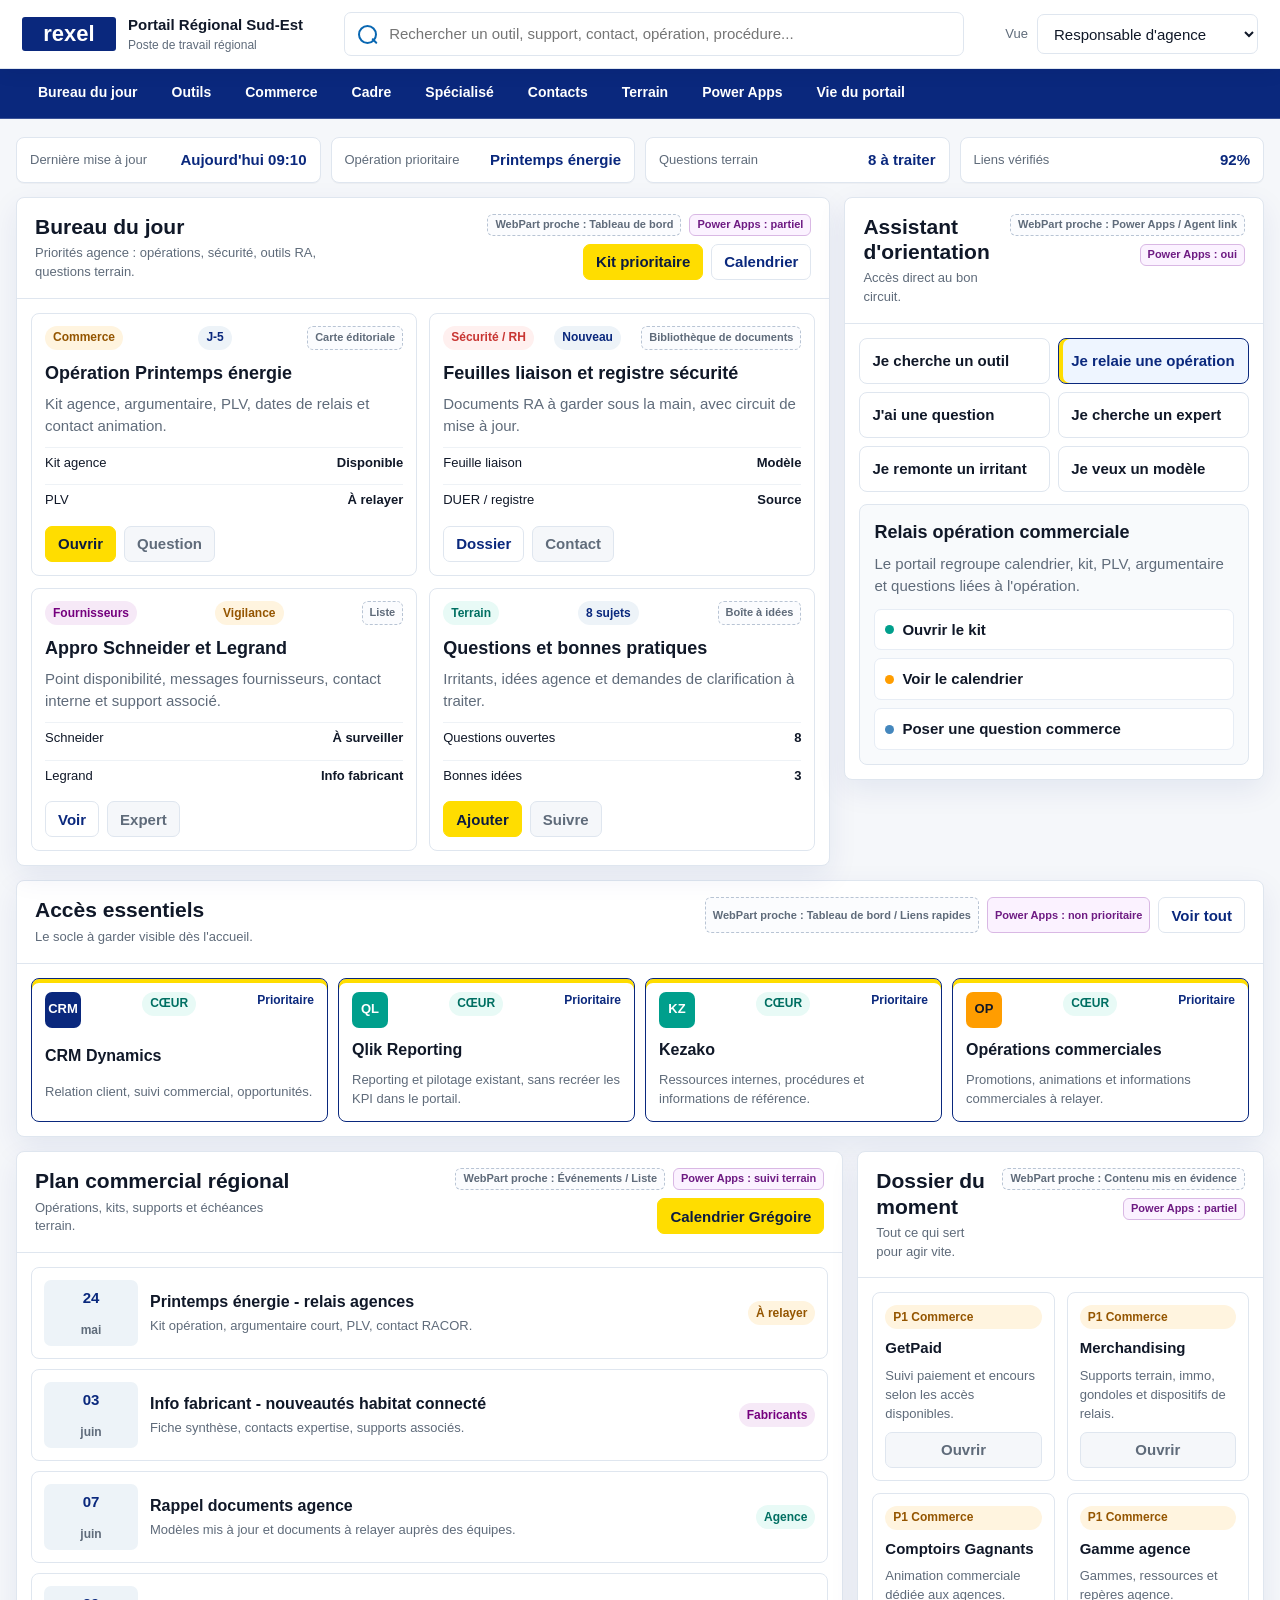
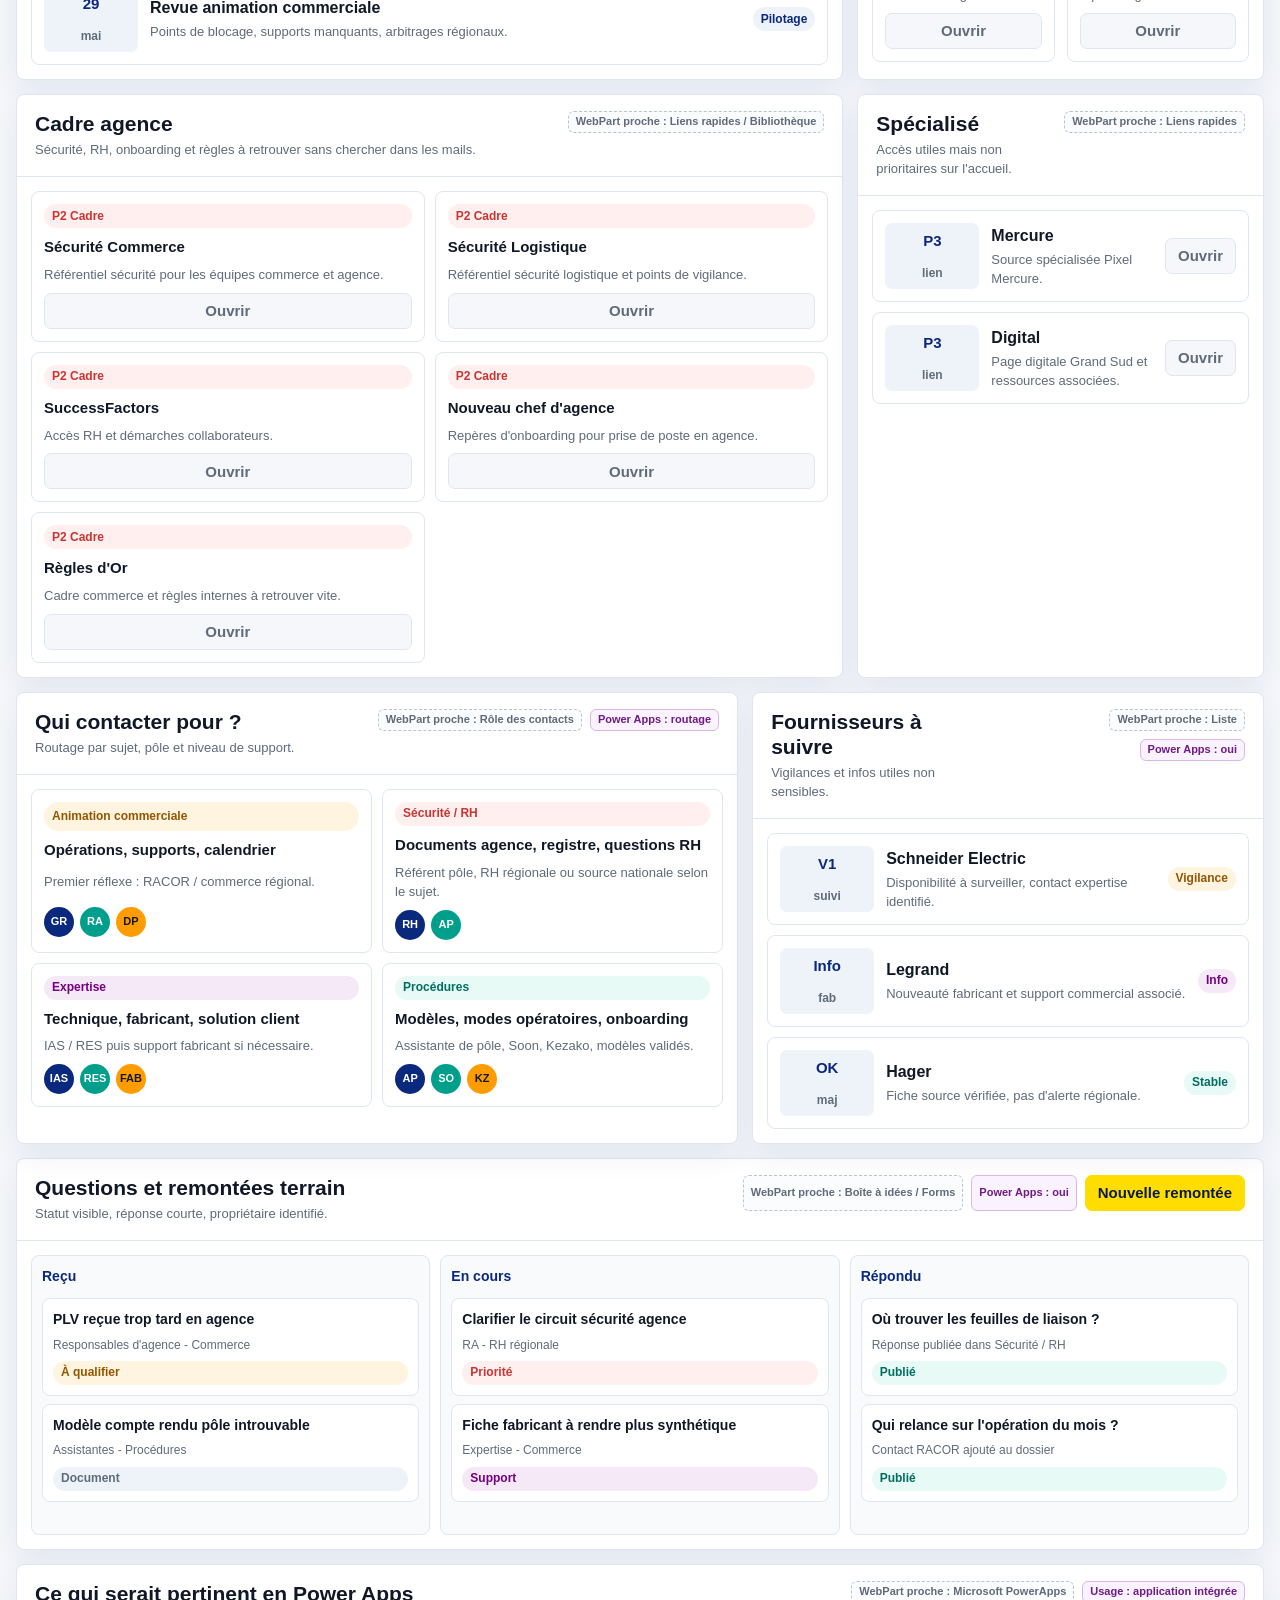
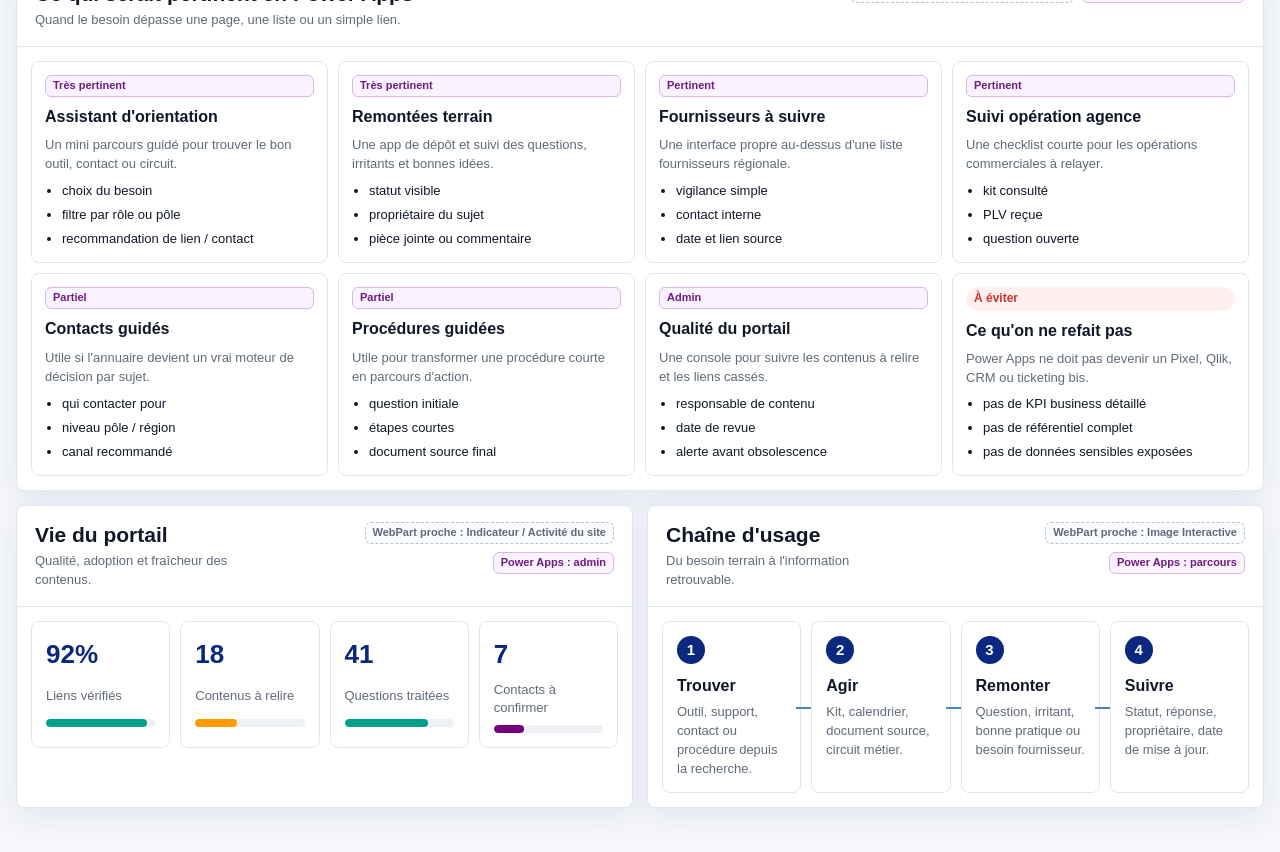
<file: maquettes/drse-ideal-carte-blanche/index.html>
<!doctype html>
<html lang="fr">
<head>
  <meta charset="utf-8" />
  <meta name="viewport" content="width=device-width, initial-scale=1" />
  <title>Portail Regional Sud-Est - Carte blanche</title>
  <style>
    :root {
      --rexel-blue: #0a287d;
      --rexel-blue-2: #0967b2;
      --rexel-light: #4487bd;
      --bg: #f5f7fa;
      --surface: #ffffff;
      --surface-soft: #edf3f8;
      --border: #dfe6ef;
      --text: #101828;
      --muted: #5f6b7a;
      --green: #009f8c;
      --green-soft: #e8faf6;
      --orange: #ff9d00;
      --orange-soft: #fff4df;
      --yellow: #ffdd00;
      --purple: #75007e;
      --purple-soft: #f6e9f7;
      --danger: #c83532;
      --danger-soft: #fff0ef;
      --shadow: 0 10px 30px rgba(10, 40, 125, 0.08);
      font-family: "Segoe UI", Roboto, Arial, sans-serif;
    }

    * {
      box-sizing: border-box;
    }

    html {
      scroll-behavior: smooth;
    }

    body {
      margin: 0;
      background: var(--bg);
      color: var(--text);
      font-size: 15px;
      line-height: 1.45;
    }

    button,
    input,
    select {
      font: inherit;
    }

    button {
      cursor: pointer;
    }

    .topbar {
      position: sticky;
      top: 0;
      z-index: 20;
      display: grid;
      grid-template-columns: auto minmax(280px, 620px) auto;
      gap: 18px;
      align-items: center;
      padding: 12px 22px;
      background: var(--surface);
      border-bottom: 1px solid var(--border);
      box-shadow: 0 4px 18px rgba(16, 24, 40, 0.06);
    }

    .brand {
      display: flex;
      align-items: center;
      gap: 12px;
      min-width: 260px;
    }

    .logo {
      display: inline-flex;
      align-items: center;
      justify-content: center;
      width: 94px;
      height: 34px;
      background: var(--rexel-blue);
      color: #fff;
      border-radius: 3px;
      font-size: 22px;
      font-weight: 800;
      letter-spacing: 0;
      text-transform: lowercase;
    }

    .brand-title {
      display: grid;
      gap: 1px;
    }

    .brand-title strong {
      font-size: 15px;
    }

    .brand-title span {
      color: var(--muted);
      font-size: 12px;
    }

    .search {
      position: relative;
      display: flex;
      align-items: center;
    }

    .search::before {
      content: "";
      width: 15px;
      height: 15px;
      position: absolute;
      left: 14px;
      border: 2px solid var(--rexel-blue-2);
      border-radius: 50%;
    }

    .search::after {
      content: "";
      width: 7px;
      height: 2px;
      position: absolute;
      left: 27px;
      top: 28px;
      background: var(--rexel-blue-2);
      transform: rotate(45deg);
      border-radius: 2px;
    }

    .search input {
      width: 100%;
      min-height: 44px;
      padding: 0 14px 0 44px;
      border: 1px solid var(--border);
      border-radius: 7px;
      background: #fff;
      color: var(--text);
      outline: none;
    }

    .search input:focus {
      border-color: var(--rexel-light);
      box-shadow: 0 0 0 3px rgba(68, 135, 189, 0.16);
    }

    .view-select {
      display: flex;
      justify-content: flex-end;
      align-items: center;
      gap: 9px;
      white-space: nowrap;
    }

    .view-select label {
      color: var(--muted);
      font-size: 13px;
    }

    .view-select select {
      min-height: 40px;
      border: 1px solid var(--border);
      border-radius: 7px;
      padding: 0 34px 0 12px;
      background: #fff;
      color: var(--text);
    }

    .nav {
      position: sticky;
      top: 69px;
      z-index: 19;
      display: flex;
      gap: 2px;
      overflow-x: auto;
      padding: 0 22px;
      background: var(--rexel-blue);
      border-bottom: 1px solid rgba(255, 255, 255, 0.2);
    }

    .nav a {
      color: #fff;
      text-decoration: none;
      padding: 13px 16px;
      font-weight: 650;
      font-size: 14px;
      border-bottom: 3px solid transparent;
      white-space: nowrap;
    }

    .nav a:hover,
    .nav a:focus {
      background: rgba(255, 255, 255, 0.12);
      border-bottom-color: var(--yellow);
      outline: none;
    }

    main {
      width: min(1500px, calc(100% - 32px));
      margin: 18px auto 44px;
    }

    .status-strip {
      display: grid;
      grid-template-columns: repeat(4, minmax(0, 1fr));
      gap: 10px;
      margin-bottom: 14px;
    }

    .status-pill {
      display: flex;
      justify-content: space-between;
      align-items: center;
      gap: 10px;
      padding: 11px 13px;
      border: 1px solid var(--border);
      border-radius: 8px;
      background: var(--surface);
      box-shadow: 0 1px 0 rgba(16, 24, 40, 0.03);
    }

    .status-pill span {
      color: var(--muted);
      font-size: 13px;
    }

    .status-pill strong {
      color: var(--rexel-blue);
      text-align: right;
    }

    .board {
      display: grid;
      grid-template-columns: minmax(0, 1.65fr) minmax(360px, 0.85fr);
      gap: 14px;
      align-items: start;
    }

    .panel {
      background: var(--surface);
      border: 1px solid var(--border);
      border-radius: 8px;
      box-shadow: var(--shadow);
      overflow: hidden;
    }

    .panel-head {
      display: flex;
      justify-content: space-between;
      align-items: flex-start;
      gap: 16px;
      padding: 16px 18px;
      border-bottom: 1px solid var(--border);
    }

    .panel-head h1,
    .panel-head h2 {
      margin: 0;
      font-size: 21px;
      line-height: 1.2;
    }

    .panel-head p {
      margin: 5px 0 0;
      color: var(--muted);
      font-size: 13px;
    }

    .panel-tools {
      display: flex;
      gap: 8px;
      flex-wrap: wrap;
      justify-content: flex-end;
    }

    .ghost-btn,
    .primary-btn,
    .quiet-btn {
      min-height: 36px;
      border-radius: 7px;
      border: 1px solid var(--border);
      padding: 0 12px;
      font-weight: 700;
      background: #fff;
      color: var(--rexel-blue);
    }

    .primary-btn {
      border-color: var(--yellow);
      background: var(--yellow);
      color: #0b1b40;
    }

    .quiet-btn {
      color: var(--muted);
      background: var(--bg);
    }

    .ghost-btn:hover,
    .quiet-btn:hover,
    .primary-btn:hover {
      transform: translateY(-1px);
      box-shadow: 0 6px 18px rgba(10, 40, 125, 0.12);
    }

    .priority-grid {
      display: grid;
      grid-template-columns: repeat(2, minmax(0, 1fr));
      gap: 12px;
      padding: 14px;
    }

    .priority-card,
    .tool-card,
    .timeline-item,
    .contact-card,
    .idea-card,
    .metric-card {
      border: 1px solid var(--border);
      border-radius: 8px;
      background: #fff;
      overflow: hidden;
    }

    .priority-card {
      min-height: 168px;
      display: grid;
      grid-template-rows: auto 1fr auto;
    }

    .card-top {
      display: flex;
      justify-content: space-between;
      gap: 10px;
      flex-wrap: wrap;
      padding: 12px 13px 0;
    }

    .label {
      display: inline-flex;
      align-items: center;
      min-height: 24px;
      padding: 0 8px;
      border-radius: 999px;
      background: var(--surface-soft);
      color: var(--rexel-blue);
      font-size: 12px;
      font-weight: 800;
    }

    .label.green {
      background: var(--green-soft);
      color: #006f62;
    }

    .label.orange {
      background: var(--orange-soft);
      color: #945500;
    }

    .label.purple {
      background: var(--purple-soft);
      color: var(--purple);
    }

    .label.red {
      background: var(--danger-soft);
      color: var(--danger);
    }

    .webpart-tag {
      display: inline-flex;
      align-items: center;
      min-height: 22px;
      padding: 0 7px;
      border: 1px dashed #b8c4d4;
      border-radius: 6px;
      background: #fbfcfe;
      color: var(--muted);
      font-size: 11px;
      font-weight: 850;
      white-space: nowrap;
    }

    .powerapps-tag {
      display: inline-flex;
      align-items: center;
      min-height: 22px;
      padding: 0 7px;
      border: 1px solid #d9b8e4;
      border-radius: 6px;
      background: #fbf2ff;
      color: #6e1b83;
      font-size: 11px;
      font-weight: 850;
      white-space: nowrap;
    }

    .card-body {
      padding: 10px 13px;
    }

    .card-body h3 {
      margin: 0 0 7px;
      font-size: 18px;
    }

    .card-body p {
      margin: 0;
      color: var(--muted);
    }

    .mini-list {
      display: grid;
      gap: 6px;
      margin: 10px 0 0;
      padding: 0;
      list-style: none;
      color: var(--text);
      font-size: 13px;
    }

    .mini-list li {
      display: flex;
      justify-content: space-between;
      gap: 12px;
      padding: 6px 0;
      border-top: 1px solid #eef2f6;
    }

    .card-actions {
      display: flex;
      gap: 8px;
      flex-wrap: wrap;
      padding: 0 13px 13px;
    }

    .assistant {
      display: grid;
      gap: 12px;
      padding: 14px;
    }

    .route-tabs {
      display: grid;
      grid-template-columns: repeat(2, minmax(0, 1fr));
      gap: 8px;
    }

    .route-tab {
      min-height: 46px;
      border: 1px solid var(--border);
      border-radius: 8px;
      background: #fff;
      color: var(--text);
      font-weight: 750;
      text-align: left;
      padding: 0 12px;
    }

    .route-tab[aria-pressed="true"] {
      border-color: var(--rexel-blue);
      background: #eef5ff;
      color: var(--rexel-blue);
      box-shadow: inset 4px 0 0 var(--yellow);
    }

    .route-output {
      min-height: 210px;
      padding: 14px;
      border-radius: 8px;
      background: #f8fafc;
      border: 1px solid var(--border);
    }

    .route-output h3 {
      margin: 0 0 8px;
      font-size: 18px;
    }

    .route-output p {
      margin: 0 0 12px;
      color: var(--muted);
    }

    .next-actions {
      display: grid;
      gap: 8px;
      margin: 0;
      padding: 0;
      list-style: none;
    }

    .next-actions li {
      display: flex;
      align-items: center;
      gap: 8px;
      padding: 9px 10px;
      border-radius: 7px;
      background: #fff;
      border: 1px solid #e7edf5;
      font-weight: 650;
    }

    .dot {
      width: 9px;
      height: 9px;
      border-radius: 50%;
      background: var(--green);
      flex: 0 0 auto;
    }

    .dot.orange {
      background: var(--orange);
    }

    .dot.blue {
      background: var(--rexel-light);
    }

    .section {
      margin-top: 14px;
    }

    .section-grid {
      display: grid;
      grid-template-columns: repeat(12, minmax(0, 1fr));
      gap: 14px;
      align-items: stretch;
    }

    .col-8 {
      grid-column: span 8;
    }

    .col-7 {
      grid-column: span 7;
    }

    .col-6 {
      grid-column: span 6;
    }

    .col-5 {
      grid-column: span 5;
    }

    .col-4 {
      grid-column: span 4;
    }

    .tools-grid {
      display: grid;
      grid-template-columns: repeat(4, minmax(0, 1fr));
      gap: 10px;
      padding: 14px;
    }

    .category-tabs {
      display: flex;
      gap: 8px;
      flex-wrap: wrap;
      padding: 14px 14px 0;
    }

    .category-tab {
      min-height: 34px;
      border: 1px solid var(--border);
      border-radius: 7px;
      background: #fff;
      color: var(--muted);
      padding: 0 11px;
      font-weight: 800;
    }

    .category-tab[aria-selected="true"] {
      border-color: var(--rexel-blue);
      background: #eef5ff;
      color: var(--rexel-blue);
      box-shadow: inset 0 -3px 0 var(--yellow);
    }

    .tool-card {
      display: grid;
      gap: 10px;
      min-height: 132px;
      padding: 13px;
      transition: transform 0.16s ease, border-color 0.16s ease, box-shadow 0.16s ease;
    }

    .tool-card:hover {
      transform: translateY(-2px);
      border-color: var(--rexel-light);
      box-shadow: 0 12px 20px rgba(10, 40, 125, 0.1);
    }

    .tool-card.is-recommended {
      border-color: var(--rexel-blue);
      box-shadow: inset 0 4px 0 var(--yellow);
    }

    .tool-top {
      display: flex;
      justify-content: space-between;
      gap: 8px;
      align-items: flex-start;
      flex-wrap: wrap;
    }

    .tool-icon {
      display: inline-flex;
      align-items: center;
      justify-content: center;
      width: 36px;
      height: 36px;
      border-radius: 7px;
      color: #fff;
      background: var(--rexel-blue);
      font-size: 13px;
      font-weight: 900;
    }

    .tool-icon.green {
      background: var(--green);
    }

    .tool-icon.orange {
      background: var(--orange);
      color: #111827;
    }

    .tool-icon.purple {
      background: var(--purple);
    }

    .tool-card h3 {
      margin: 0;
      font-size: 16px;
    }

    .tool-card p {
      margin: 0;
      color: var(--muted);
      font-size: 13px;
    }

    .recommendation {
      display: none;
      color: var(--rexel-blue);
      font-size: 12px;
      font-weight: 800;
    }

    .tool-card.is-recommended .recommendation {
      display: inline;
    }

    .split-body {
      display: grid;
      grid-template-columns: 1fr 1fr;
      gap: 12px;
      padding: 14px;
    }

    .timeline {
      display: grid;
      gap: 10px;
      padding: 14px;
    }

    .timeline-item {
      display: grid;
      grid-template-columns: 94px 1fr auto;
      gap: 12px;
      align-items: center;
      padding: 12px;
    }

    .datebox {
      display: grid;
      place-items: center;
      min-height: 66px;
      border-radius: 7px;
      background: var(--surface-soft);
      color: var(--rexel-blue);
      font-weight: 900;
      text-align: center;
    }

    .datebox span {
      display: block;
      color: var(--muted);
      font-size: 12px;
      font-weight: 700;
    }

    .timeline-item h3 {
      margin: 0 0 4px;
      font-size: 16px;
    }

    .timeline-item p {
      margin: 0;
      color: var(--muted);
      font-size: 13px;
    }

    .contacts-grid {
      display: grid;
      grid-template-columns: repeat(2, minmax(0, 1fr));
      gap: 10px;
      padding: 14px;
    }

    .contact-card {
      padding: 12px;
      display: grid;
      gap: 8px;
    }

    .contact-card h3 {
      margin: 0;
      font-size: 15px;
    }

    .contact-card p {
      margin: 0;
      color: var(--muted);
      font-size: 13px;
    }

    .powerapps-grid {
      display: grid;
      grid-template-columns: repeat(4, minmax(0, 1fr));
      gap: 10px;
      padding: 14px;
    }

    .powerapps-card {
      display: grid;
      gap: 8px;
      min-height: 172px;
      padding: 13px;
      border: 1px solid var(--border);
      border-radius: 8px;
      background: #fff;
    }

    .powerapps-card h3 {
      margin: 0;
      font-size: 16px;
    }

    .powerapps-card p {
      margin: 0;
      color: var(--muted);
      font-size: 13px;
    }

    .powerapps-card ul {
      display: grid;
      gap: 5px;
      margin: 0;
      padding-left: 17px;
      color: var(--text);
      font-size: 13px;
    }

    .people {
      display: flex;
      gap: 6px;
      align-items: center;
      flex-wrap: wrap;
    }

    .avatar {
      width: 30px;
      height: 30px;
      border-radius: 50%;
      display: inline-flex;
      align-items: center;
      justify-content: center;
      background: var(--rexel-blue);
      color: #fff;
      font-size: 11px;
      font-weight: 900;
    }

    .avatar.alt {
      background: var(--green);
    }

    .avatar.warn {
      background: var(--orange);
      color: #111827;
    }

    .idea-board {
      display: grid;
      grid-template-columns: repeat(3, minmax(0, 1fr));
      gap: 10px;
      padding: 14px;
    }

    .idea-column {
      display: grid;
      gap: 8px;
      align-content: start;
      min-height: 280px;
      padding: 10px;
      border-radius: 8px;
      background: #f8fafc;
      border: 1px solid var(--border);
    }

    .idea-column h3 {
      margin: 0 0 4px;
      font-size: 14px;
      color: var(--rexel-blue);
    }

    .idea-card {
      padding: 10px;
      display: grid;
      gap: 7px;
      background: #fff;
    }

    .idea-card strong {
      font-size: 14px;
    }

    .idea-card span {
      color: var(--muted);
      font-size: 12px;
    }

    .metrics-grid {
      display: grid;
      grid-template-columns: repeat(4, minmax(0, 1fr));
      gap: 10px;
      padding: 14px;
    }

    .metric-card {
      padding: 14px;
      min-height: 118px;
      display: grid;
      gap: 7px;
    }

    .metric-card strong {
      font-size: 26px;
      color: var(--rexel-blue);
    }

    .metric-card span {
      color: var(--muted);
      font-size: 13px;
    }

    .meter {
      height: 8px;
      border-radius: 999px;
      background: #edf1f5;
      overflow: hidden;
    }

    .meter i {
      display: block;
      height: 100%;
      background: var(--green);
      border-radius: inherit;
    }

    .process-row {
      display: grid;
      grid-template-columns: repeat(4, minmax(0, 1fr));
      gap: 10px;
      padding: 14px;
    }

    .process-step {
      padding: 14px;
      border-radius: 8px;
      border: 1px solid var(--border);
      background: #fff;
      min-height: 118px;
      position: relative;
    }

    .process-step::after {
      content: "";
      position: absolute;
      top: 50%;
      right: -18px;
      width: 22px;
      height: 2px;
      background: var(--rexel-light);
    }

    .process-step:last-child::after {
      display: none;
    }

    .process-step span {
      display: inline-flex;
      align-items: center;
      justify-content: center;
      width: 28px;
      height: 28px;
      border-radius: 50%;
      background: var(--rexel-blue);
      color: #fff;
      font-weight: 900;
      margin-bottom: 10px;
    }

    .process-step h3 {
      margin: 0 0 6px;
      font-size: 16px;
    }

    .process-step p {
      margin: 0;
      color: var(--muted);
      font-size: 13px;
    }

    .toast {
      position: fixed;
      right: 20px;
      bottom: 20px;
      z-index: 40;
      max-width: 360px;
      padding: 13px 15px;
      border-radius: 8px;
      background: #101828;
      color: #fff;
      box-shadow: 0 12px 30px rgba(16, 24, 40, 0.25);
      opacity: 0;
      transform: translateY(10px);
      pointer-events: none;
      transition: opacity 0.18s ease, transform 0.18s ease;
    }

    .toast.show {
      opacity: 1;
      transform: translateY(0);
    }

    .hidden {
      display: none !important;
    }

    @media (max-width: 1180px) {
      .topbar {
        grid-template-columns: 1fr;
        gap: 10px;
      }

      .view-select {
        justify-content: flex-start;
      }

      .nav {
        top: 168px;
      }

      .board,
      .section-grid {
        grid-template-columns: 1fr;
      }

      .col-4,
      .col-5,
      .col-6,
      .col-7,
      .col-8 {
        grid-column: auto;
      }

      .tools-grid {
        grid-template-columns: repeat(3, minmax(0, 1fr));
      }

      .powerapps-grid {
        grid-template-columns: repeat(2, minmax(0, 1fr));
      }
    }

    @media (max-width: 760px) {
      main {
        width: min(100% - 20px, 1500px);
      }

      .nav {
        top: 183px;
      }

      .status-strip,
      .priority-grid,
      .tools-grid,
      .split-body,
      .contacts-grid,
      .idea-board,
      .metrics-grid,
      .powerapps-grid,
      .process-row {
        grid-template-columns: 1fr;
      }

      .timeline-item {
        grid-template-columns: 1fr;
      }

      .process-step::after {
        display: none;
      }

      .panel-head {
        display: grid;
      }

      .panel-tools {
        justify-content: flex-start;
      }
    }
  </style>
</head>
<body>
  <header class="topbar">
    <div class="brand">
      <div class="logo">rexel</div>
      <div class="brand-title">
        <strong>Portail Régional Sud-Est</strong>
        <span>Poste de travail régional</span>
      </div>
    </div>

    <label class="search" aria-label="Recherche globale">
      <input id="globalSearch" type="search" placeholder="Rechercher un outil, support, contact, opération, procédure..." />
    </label>

    <div class="view-select">
      <label for="roleSelect">Vue</label>
      <select id="roleSelect">
        <option value="ra">Responsable d'agence</option>
        <option value="commerce">Commerce / RACOR</option>
        <option value="direction">Direction / COPIL DP</option>
        <option value="assistante">Assistante de pôle</option>
        <option value="expertise">Expertise / IAS</option>
      </select>
    </div>
  </header>

  <nav class="nav" aria-label="Navigation principale">
    <a href="#bureau">Bureau du jour</a>
    <a href="#outils">Outils</a>
    <a href="#commerce">Commerce</a>
    <a href="#cadre">Cadre</a>
    <a href="#specialise">Spécialisé</a>
    <a href="#contacts">Contacts</a>
    <a href="#terrain">Terrain</a>
    <a href="#powerapps">Power Apps</a>
    <a href="#pilotage">Vie du portail</a>
  </nav>

  <main>
    <div class="status-strip">
      <div class="status-pill searchable">
        <span>Dernière mise à jour</span>
        <strong>Aujourd'hui 09:10</strong>
      </div>
      <div class="status-pill searchable">
        <span>Opération prioritaire</span>
        <strong>Printemps énergie</strong>
      </div>
      <div class="status-pill searchable">
        <span>Questions terrain</span>
        <strong>8 à traiter</strong>
      </div>
      <div class="status-pill searchable">
        <span>Liens vérifiés</span>
        <strong>92%</strong>
      </div>
    </div>

    <section id="bureau" class="board">
      <div class="panel">
        <div class="panel-head">
          <div>
            <h1>Bureau du jour</h1>
            <p id="roleSummary">Priorités agence, supports utiles et points à suivre.</p>
          </div>
          <div class="panel-tools">
            <span class="webpart-tag">WebPart proche : Tableau de bord</span>
            <span class="powerapps-tag">Power Apps : partiel</span>
            <button class="primary-btn" data-toast="Ouverture du kit prioritaire.">Kit prioritaire</button>
            <button class="ghost-btn" data-toast="Ouverture du calendrier opérations.">Calendrier</button>
          </div>
        </div>

        <div class="priority-grid" id="priorityGrid">
          <article class="priority-card searchable" data-audience="ra commerce direction">
            <div class="card-top">
              <span class="label orange">Commerce</span>
              <span class="label">J-5</span>
              <span class="webpart-tag">Carte éditoriale</span>
            </div>
            <div class="card-body">
              <h3>Opération Printemps énergie</h3>
              <p>Kit agence, argumentaire, PLV, dates de relais et contact animation.</p>
              <ul class="mini-list">
                <li><span>Kit agence</span><strong>Disponible</strong></li>
                <li><span>PLV</span><strong>À relayer</strong></li>
              </ul>
            </div>
            <div class="card-actions">
              <button class="primary-btn" data-toast="Kit opération ouvert.">Ouvrir</button>
              <button class="quiet-btn" data-toast="Question commerce créée en brouillon.">Question</button>
            </div>
          </article>

          <article class="priority-card searchable" data-audience="ra assistante direction">
            <div class="card-top">
              <span class="label red">Sécurité / RH</span>
              <span class="label">Nouveau</span>
              <span class="webpart-tag">Bibliothèque de documents</span>
            </div>
            <div class="card-body">
              <h3>Feuilles liaison et registre sécurité</h3>
              <p>Documents RA à garder sous la main, avec circuit de mise à jour.</p>
              <ul class="mini-list">
                <li><span>Feuille liaison</span><strong>Modèle</strong></li>
                <li><span>DUER / registre</span><strong>Source</strong></li>
              </ul>
            </div>
            <div class="card-actions">
              <button class="ghost-btn" data-toast="Dossier sécurité ouvert.">Dossier</button>
              <button class="quiet-btn" data-toast="Contact RH régional affiché.">Contact</button>
            </div>
          </article>

          <article class="priority-card searchable" data-audience="ra expertise commerce direction">
            <div class="card-top">
              <span class="label purple">Fournisseurs</span>
              <span class="label orange">Vigilance</span>
              <span class="webpart-tag">Liste</span>
            </div>
            <div class="card-body">
              <h3>Appro Schneider et Legrand</h3>
              <p>Point disponibilité, messages fournisseurs, contact interne et support associé.</p>
              <ul class="mini-list">
                <li><span>Schneider</span><strong>À surveiller</strong></li>
                <li><span>Legrand</span><strong>Info fabricant</strong></li>
              </ul>
            </div>
            <div class="card-actions">
              <button class="ghost-btn" data-toast="Fiche vigilance fournisseur ouverte.">Voir</button>
              <button class="quiet-btn" data-toast="Contact expertise prioritaire affiché.">Expert</button>
            </div>
          </article>

          <article class="priority-card searchable" data-audience="ra commerce assistante direction">
            <div class="card-top">
              <span class="label green">Terrain</span>
              <span class="label">8 sujets</span>
              <span class="webpart-tag">Boîte à idées</span>
            </div>
            <div class="card-body">
              <h3>Questions et bonnes pratiques</h3>
              <p>Irritants, idées agence et demandes de clarification à traiter.</p>
              <ul class="mini-list">
                <li><span>Questions ouvertes</span><strong>8</strong></li>
                <li><span>Bonnes idées</span><strong>3</strong></li>
              </ul>
            </div>
            <div class="card-actions">
              <button class="primary-btn" data-toast="Nouvelle remontée ouverte.">Ajouter</button>
              <button class="quiet-btn" data-toast="Tableau terrain ouvert.">Suivre</button>
            </div>
          </article>
        </div>
      </div>

      <aside class="panel">
        <div class="panel-head">
          <div>
            <h2>Assistant d'orientation</h2>
            <p>Accès direct au bon circuit.</p>
          </div>
          <div class="panel-tools">
            <span class="webpart-tag">WebPart proche : Power Apps / Agent link</span>
            <span class="powerapps-tag">Power Apps : oui</span>
          </div>
        </div>
        <div class="assistant">
          <div class="route-tabs" role="group" aria-label="Choisir un besoin">
            <button class="route-tab" data-route="outil" aria-pressed="true">Je cherche un outil</button>
            <button class="route-tab" data-route="commerce" aria-pressed="false">Je relaie une opération</button>
            <button class="route-tab" data-route="support" aria-pressed="false">J'ai une question</button>
            <button class="route-tab" data-route="expert" aria-pressed="false">Je cherche un expert</button>
            <button class="route-tab" data-route="terrain" aria-pressed="false">Je remonte un irritant</button>
            <button class="route-tab" data-route="docs" aria-pressed="false">Je veux un modèle</button>
          </div>
          <div class="route-output" id="routeOutput"></div>
        </div>
      </aside>
    </section>

    <section id="outils" class="section panel">
      <div class="panel-head">
        <div>
          <h2>Accès essentiels</h2>
          <p>Le socle à garder visible dès l'accueil.</p>
        </div>
        <div class="panel-tools">
          <span class="webpart-tag">WebPart proche : Tableau de bord / Liens rapides</span>
          <span class="powerapps-tag">Power Apps : non prioritaire</span>
          <button class="ghost-btn" data-toast="Tous les outils restent accessibles.">Voir tout</button>
        </div>
      </div>
      <div class="tools-grid" id="toolsGrid">
        <article class="tool-card searchable" data-category="coeur" data-audience="all ra commerce direction" data-tool="crm" data-url="https://rexelfrprod.crm4.dynamics.com/main.aspx">
          <div class="tool-top"><span class="tool-icon">CRM</span><span class="label green">CŒUR</span><span class="recommendation">Prioritaire</span></div>
          <h3>CRM Dynamics</h3>
          <p>Relation client, suivi commercial, opportunités.</p>
        </article>
        <article class="tool-card searchable" data-category="coeur" data-audience="direction commerce all" data-tool="qlik" data-url="https://rexelfrance.eu.qlikcloud.com/">
          <div class="tool-top"><span class="tool-icon green">QL</span><span class="label green">CŒUR</span><span class="recommendation">Prioritaire</span></div>
          <h3>Qlik Reporting</h3>
          <p>Reporting et pilotage existant, sans recréer les KPI dans le portail.</p>
        </article>
        <article class="tool-card searchable" data-category="coeur" data-audience="all ra assistante direction" data-tool="kezako" data-url="/sites/Kezako">
          <div class="tool-top"><span class="tool-icon green">KZ</span><span class="label green">CŒUR</span><span class="recommendation">Prioritaire</span></div>
          <h3>Kezako</h3>
          <p>Ressources internes, procédures et informations de référence.</p>
        </article>
        <article class="tool-card searchable" data-category="coeur" data-audience="ra commerce direction all" data-tool="operations" data-url="/sites/fr_pixel-marketing/SitePages/Opérations-promotionnell.aspx">
          <div class="tool-top"><span class="tool-icon orange">OP</span><span class="label green">CŒUR</span><span class="recommendation">Prioritaire</span></div>
          <h3>Opérations commerciales</h3>
          <p>Promotions, animations et informations commerciales à relayer.</p>
        </article>
      </div>
    </section>

    <div class="section section-grid">
      <section id="commerce" class="panel col-8">
        <div class="panel-head">
          <div>
            <h2>Plan commercial régional</h2>
            <p>Opérations, kits, supports et échéances terrain.</p>
          </div>
          <div class="panel-tools">
            <span class="webpart-tag">WebPart proche : Événements / Liste</span>
            <span class="powerapps-tag">Power Apps : suivi terrain</span>
            <button class="primary-btn" data-toast="Calendrier Grégoire ouvert.">Calendrier Grégoire</button>
          </div>
        </div>
        <div class="timeline">
          <article class="timeline-item searchable" data-audience="ra commerce direction">
            <div class="datebox">24<span>mai</span></div>
            <div>
              <h3>Printemps énergie - relais agences</h3>
              <p>Kit opération, argumentaire court, PLV, contact RACOR.</p>
            </div>
            <span class="label orange">À relayer</span>
          </article>
          <article class="timeline-item searchable" data-audience="commerce direction">
            <div class="datebox">29<span>mai</span></div>
            <div>
              <h3>Revue animation commerciale</h3>
              <p>Points de blocage, supports manquants, arbitrages régionaux.</p>
            </div>
            <span class="label">Pilotage</span>
          </article>
          <article class="timeline-item searchable" data-audience="ra expertise commerce">
            <div class="datebox">03<span>juin</span></div>
            <div>
              <h3>Info fabricant - nouveautés habitat connecté</h3>
              <p>Fiche synthèse, contacts expertise, supports associés.</p>
            </div>
            <span class="label purple">Fabricants</span>
          </article>
          <article class="timeline-item searchable" data-audience="ra assistante">
            <div class="datebox">07<span>juin</span></div>
            <div>
              <h3>Rappel documents agence</h3>
              <p>Modèles mis à jour et documents à relayer auprès des équipes.</p>
            </div>
            <span class="label green">Agence</span>
          </article>
        </div>
      </section>

      <section class="panel col-4">
        <div class="panel-head">
          <div>
            <h2>Dossier du moment</h2>
            <p>Tout ce qui sert pour agir vite.</p>
          </div>
          <div class="panel-tools">
            <span class="webpart-tag">WebPart proche : Contenu mis en évidence</span>
            <span class="powerapps-tag">Power Apps : partiel</span>
          </div>
        </div>
        <div class="split-body">
          <article class="contact-card searchable" data-url="https://getpaid.france.rexel/">
            <span class="label orange">P1 Commerce</span>
            <h3>GetPaid</h3>
            <p>Suivi paiement et encours selon les accès disponibles.</p>
            <button class="quiet-btn" data-open-url="https://getpaid.france.rexel/">Ouvrir</button>
          </article>
          <article class="contact-card searchable" data-url="/sites/fr_pixel-marketing/SitePages/Merchandising.aspx">
            <span class="label orange">P1 Commerce</span>
            <h3>Merchandising</h3>
            <p>Supports terrain, immo, gondoles et dispositifs de relais.</p>
            <button class="quiet-btn" data-open-url="/sites/fr_pixel-marketing/SitePages/Merchandising.aspx">Ouvrir</button>
          </article>
          <article class="contact-card searchable" data-url="/sites/fr_pixel-marketing/SitePages/Comptoirs-Gagnants.aspx">
            <span class="label orange">P1 Commerce</span>
            <h3>Comptoirs Gagnants</h3>
            <p>Animation commerciale dédiée aux agences.</p>
            <button class="quiet-btn" data-open-url="/sites/fr_pixel-marketing/SitePages/Comptoirs-Gagnants.aspx">Ouvrir</button>
          </article>
          <article class="contact-card searchable" data-url="/sites/fr_GammeAgence/SitePages/Home.aspx">
            <span class="label orange">P1 Commerce</span>
            <h3>Gamme agence</h3>
            <p>Gammes, ressources et repères agence.</p>
            <button class="quiet-btn" data-open-url="/sites/fr_GammeAgence/SitePages/Home.aspx">Ouvrir</button>
          </article>
        </div>
      </section>
    </div>

    <div class="section section-grid">
      <section id="cadre" class="panel col-8">
        <div class="panel-head">
          <div>
            <h2>Cadre agence</h2>
            <p>Sécurité, RH, onboarding et règles à retrouver sans chercher dans les mails.</p>
          </div>
          <div class="panel-tools">
            <span class="webpart-tag">WebPart proche : Liens rapides / Bibliothèque</span>
          </div>
        </div>
        <div class="contacts-grid">
          <article class="contact-card searchable">
            <span class="label red">P2 Cadre</span>
            <h3>Sécurité Commerce</h3>
            <p>Référentiel sécurité pour les équipes commerce et agence.</p>
            <button class="quiet-btn" data-open-url="/sites/fr_pixel-securite/SitePages/Page_Securite_Commerce.aspx">Ouvrir</button>
          </article>
          <article class="contact-card searchable">
            <span class="label red">P2 Cadre</span>
            <h3>Sécurité Logistique</h3>
            <p>Référentiel sécurité logistique et points de vigilance.</p>
            <button class="quiet-btn" data-open-url="/sites/fr_pixel-securite/SitePages/Page_Securite_Logistique.aspx">Ouvrir</button>
          </article>
          <article class="contact-card searchable">
            <span class="label red">P2 Cadre</span>
            <h3>SuccessFactors</h3>
            <p>Accès RH et démarches collaborateurs.</p>
            <button class="quiet-btn" data-open-url="https://performancemanager4.successfactors.com/">Ouvrir</button>
          </article>
          <article class="contact-card searchable">
            <span class="label red">P2 Cadre</span>
            <h3>Nouveau chef d'agence</h3>
            <p>Repères d'onboarding pour prise de poste en agence.</p>
            <button class="quiet-btn" data-open-url="/sites/fr_pixel-sgeneraux/SitePages/Nouveau-chef-dagence.aspx">Ouvrir</button>
          </article>
          <article class="contact-card searchable">
            <span class="label red">P2 Cadre</span>
            <h3>Règles d'Or</h3>
            <p>Cadre commerce et règles internes à retrouver vite.</p>
            <button class="quiet-btn" data-open-url="/sites/fr_pixel-Commerce/SitePages/Règles-d’Or.aspx">Ouvrir</button>
          </article>
        </div>
      </section>

      <section id="specialise" class="panel col-4">
        <div class="panel-head">
          <div>
            <h2>Spécialisé</h2>
            <p>Accès utiles mais non prioritaires sur l'accueil.</p>
          </div>
          <div class="panel-tools">
            <span class="webpart-tag">WebPart proche : Liens rapides</span>
          </div>
        </div>
        <div class="timeline">
          <article class="timeline-item searchable">
            <div class="datebox">P3<span>lien</span></div>
            <div>
              <h3>Mercure</h3>
              <p>Source spécialisée Pixel Mercure.</p>
            </div>
            <button class="quiet-btn" data-open-url="/sites/fr_pixel-mercure">Ouvrir</button>
          </article>
          <article class="timeline-item searchable">
            <div class="datebox">P3<span>lien</span></div>
            <div>
              <h3>Digital</h3>
              <p>Page digitale Grand Sud et ressources associées.</p>
            </div>
            <button class="quiet-btn" data-open-url="/sites/SharePointGrandSud/SitePages/Digital.aspx">Ouvrir</button>
          </article>
        </div>
      </section>
    </div>

    <div class="section section-grid">
      <section id="contacts" class="panel col-7">
        <div class="panel-head">
          <div>
            <h2>Qui contacter pour ?</h2>
            <p>Routage par sujet, pôle et niveau de support.</p>
          </div>
          <div class="panel-tools">
            <span class="webpart-tag">WebPart proche : Rôle des contacts</span>
            <span class="powerapps-tag">Power Apps : routage</span>
          </div>
        </div>
        <div class="contacts-grid">
          <article class="contact-card searchable" data-audience="ra commerce">
            <span class="label orange">Animation commerciale</span>
            <h3>Opérations, supports, calendrier</h3>
            <p>Premier réflexe : RACOR / commerce régional.</p>
            <div class="people"><span class="avatar">GR</span><span class="avatar alt">RA</span><span class="avatar warn">DP</span></div>
          </article>
          <article class="contact-card searchable" data-audience="ra assistante direction">
            <span class="label red">Sécurité / RH</span>
            <h3>Documents agence, registre, questions RH</h3>
            <p>Référent pôle, RH régionale ou source nationale selon le sujet.</p>
            <div class="people"><span class="avatar">RH</span><span class="avatar alt">AP</span></div>
          </article>
          <article class="contact-card searchable" data-audience="expertise ra commerce">
            <span class="label purple">Expertise</span>
            <h3>Technique, fabricant, solution client</h3>
            <p>IAS / RES puis support fabricant si nécessaire.</p>
            <div class="people"><span class="avatar">IAS</span><span class="avatar alt">RES</span><span class="avatar warn">FAB</span></div>
          </article>
          <article class="contact-card searchable" data-audience="assistante ra">
            <span class="label green">Procédures</span>
            <h3>Modèles, modes opératoires, onboarding</h3>
            <p>Assistante de pôle, Soon, Kezako, modèles validés.</p>
            <div class="people"><span class="avatar">AP</span><span class="avatar alt">SO</span><span class="avatar warn">KZ</span></div>
          </article>
        </div>
      </section>

      <section class="panel col-5">
        <div class="panel-head">
          <div>
            <h2>Fournisseurs à suivre</h2>
            <p>Vigilances et infos utiles non sensibles.</p>
          </div>
          <div class="panel-tools">
            <span class="webpart-tag">WebPart proche : Liste</span>
            <span class="powerapps-tag">Power Apps : oui</span>
          </div>
        </div>
        <div class="timeline">
          <article class="timeline-item searchable" data-audience="expertise direction ra">
            <div class="datebox">V1<span>suivi</span></div>
            <div>
              <h3>Schneider Electric</h3>
              <p>Disponibilité à surveiller, contact expertise identifié.</p>
            </div>
            <span class="label orange">Vigilance</span>
          </article>
          <article class="timeline-item searchable" data-audience="expertise commerce ra">
            <div class="datebox">Info<span>fab</span></div>
            <div>
              <h3>Legrand</h3>
              <p>Nouveauté fabricant et support commercial associé.</p>
            </div>
            <span class="label purple">Info</span>
          </article>
          <article class="timeline-item searchable" data-audience="commerce expertise">
            <div class="datebox">OK<span>maj</span></div>
            <div>
              <h3>Hager</h3>
              <p>Fiche source vérifiée, pas d'alerte régionale.</p>
            </div>
            <span class="label green">Stable</span>
          </article>
        </div>
      </section>
    </div>

    <section id="terrain" class="section panel">
      <div class="panel-head">
        <div>
          <h2>Questions et remontées terrain</h2>
          <p>Statut visible, réponse courte, propriétaire identifié.</p>
        </div>
        <div class="panel-tools">
          <span class="webpart-tag">WebPart proche : Boîte à idées / Forms</span>
          <span class="powerapps-tag">Power Apps : oui</span>
          <button class="primary-btn" data-toast="Nouvelle remontée terrain ouverte.">Nouvelle remontée</button>
        </div>
      </div>
      <div class="idea-board">
        <div class="idea-column">
          <h3>Reçu</h3>
          <article class="idea-card searchable" data-audience="ra commerce">
            <strong>PLV reçue trop tard en agence</strong>
            <span>Responsables d'agence - Commerce</span>
            <span class="label orange">À qualifier</span>
          </article>
          <article class="idea-card searchable" data-audience="assistante ra">
            <strong>Modèle compte rendu pôle introuvable</strong>
            <span>Assistantes - Procédures</span>
            <span class="label">Document</span>
          </article>
        </div>
        <div class="idea-column">
          <h3>En cours</h3>
          <article class="idea-card searchable" data-audience="ra direction">
            <strong>Clarifier le circuit sécurité agence</strong>
            <span>RA - RH régionale</span>
            <span class="label red">Priorité</span>
          </article>
          <article class="idea-card searchable" data-audience="expertise commerce">
            <strong>Fiche fabricant à rendre plus synthétique</strong>
            <span>Expertise - Commerce</span>
            <span class="label purple">Support</span>
          </article>
        </div>
        <div class="idea-column">
          <h3>Répondu</h3>
          <article class="idea-card searchable" data-audience="ra assistante">
            <strong>Où trouver les feuilles de liaison ?</strong>
            <span>Réponse publiée dans Sécurité / RH</span>
            <span class="label green">Publié</span>
          </article>
          <article class="idea-card searchable" data-audience="commerce ra">
            <strong>Qui relance sur l'opération du mois ?</strong>
            <span>Contact RACOR ajouté au dossier</span>
            <span class="label green">Publié</span>
          </article>
        </div>
      </div>
    </section>

    <section id="powerapps" class="section panel">
      <div class="panel-head">
        <div>
          <h2>Ce qui serait pertinent en Power Apps</h2>
          <p>Quand le besoin dépasse une page, une liste ou un simple lien.</p>
        </div>
        <div class="panel-tools">
          <span class="webpart-tag">WebPart proche : Microsoft PowerApps</span>
          <span class="powerapps-tag">Usage : application intégrée</span>
        </div>
      </div>
      <div class="powerapps-grid">
        <article class="powerapps-card searchable">
          <span class="powerapps-tag">Très pertinent</span>
          <h3>Assistant d'orientation</h3>
          <p>Un mini parcours guidé pour trouver le bon outil, contact ou circuit.</p>
          <ul>
            <li>choix du besoin</li>
            <li>filtre par rôle ou pôle</li>
            <li>recommandation de lien / contact</li>
          </ul>
        </article>
        <article class="powerapps-card searchable">
          <span class="powerapps-tag">Très pertinent</span>
          <h3>Remontées terrain</h3>
          <p>Une app de dépôt et suivi des questions, irritants et bonnes idées.</p>
          <ul>
            <li>statut visible</li>
            <li>propriétaire du sujet</li>
            <li>pièce jointe ou commentaire</li>
          </ul>
        </article>
        <article class="powerapps-card searchable">
          <span class="powerapps-tag">Pertinent</span>
          <h3>Fournisseurs à suivre</h3>
          <p>Une interface propre au-dessus d'une liste fournisseurs régionale.</p>
          <ul>
            <li>vigilance simple</li>
            <li>contact interne</li>
            <li>date et lien source</li>
          </ul>
        </article>
        <article class="powerapps-card searchable">
          <span class="powerapps-tag">Pertinent</span>
          <h3>Suivi opération agence</h3>
          <p>Une checklist courte pour les opérations commerciales à relayer.</p>
          <ul>
            <li>kit consulté</li>
            <li>PLV reçue</li>
            <li>question ouverte</li>
          </ul>
        </article>
        <article class="powerapps-card searchable">
          <span class="powerapps-tag">Partiel</span>
          <h3>Contacts guidés</h3>
          <p>Utile si l'annuaire devient un vrai moteur de décision par sujet.</p>
          <ul>
            <li>qui contacter pour</li>
            <li>niveau pôle / région</li>
            <li>canal recommandé</li>
          </ul>
        </article>
        <article class="powerapps-card searchable">
          <span class="powerapps-tag">Partiel</span>
          <h3>Procédures guidées</h3>
          <p>Utile pour transformer une procédure courte en parcours d'action.</p>
          <ul>
            <li>question initiale</li>
            <li>étapes courtes</li>
            <li>document source final</li>
          </ul>
        </article>
        <article class="powerapps-card searchable">
          <span class="powerapps-tag">Admin</span>
          <h3>Qualité du portail</h3>
          <p>Une console pour suivre les contenus à relire et les liens cassés.</p>
          <ul>
            <li>responsable de contenu</li>
            <li>date de revue</li>
            <li>alerte avant obsolescence</li>
          </ul>
        </article>
        <article class="powerapps-card searchable">
          <span class="label red">À éviter</span>
          <h3>Ce qu'on ne refait pas</h3>
          <p>Power Apps ne doit pas devenir un Pixel, Qlik, CRM ou ticketing bis.</p>
          <ul>
            <li>pas de KPI business détaillé</li>
            <li>pas de référentiel complet</li>
            <li>pas de données sensibles exposées</li>
          </ul>
        </article>
      </div>
    </section>

    <div class="section section-grid">
      <section id="pilotage" class="panel col-6">
        <div class="panel-head">
          <div>
            <h2>Vie du portail</h2>
            <p>Qualité, adoption et fraîcheur des contenus.</p>
          </div>
          <div class="panel-tools">
            <span class="webpart-tag">WebPart proche : Indicateur / Activité du site</span>
            <span class="powerapps-tag">Power Apps : admin</span>
          </div>
        </div>
        <div class="metrics-grid">
          <article class="metric-card searchable">
            <strong>92%</strong>
            <span>Liens vérifiés</span>
            <div class="meter"><i style="width: 92%"></i></div>
          </article>
          <article class="metric-card searchable">
            <strong>18</strong>
            <span>Contenus à relire</span>
            <div class="meter"><i style="width: 38%; background: var(--orange)"></i></div>
          </article>
          <article class="metric-card searchable">
            <strong>41</strong>
            <span>Questions traitées</span>
            <div class="meter"><i style="width: 76%"></i></div>
          </article>
          <article class="metric-card searchable">
            <strong>7</strong>
            <span>Contacts à confirmer</span>
            <div class="meter"><i style="width: 28%; background: var(--purple)"></i></div>
          </article>
        </div>
      </section>

      <section class="panel col-6">
        <div class="panel-head">
          <div>
            <h2>Chaîne d'usage</h2>
            <p>Du besoin terrain à l'information retrouvable.</p>
          </div>
          <div class="panel-tools">
            <span class="webpart-tag">WebPart proche : Image Interactive</span>
            <span class="powerapps-tag">Power Apps : parcours</span>
          </div>
        </div>
        <div class="process-row">
          <article class="process-step searchable">
            <span>1</span>
            <h3>Trouver</h3>
            <p>Outil, support, contact ou procédure depuis la recherche.</p>
          </article>
          <article class="process-step searchable">
            <span>2</span>
            <h3>Agir</h3>
            <p>Kit, calendrier, document source, circuit métier.</p>
          </article>
          <article class="process-step searchable">
            <span>3</span>
            <h3>Remonter</h3>
            <p>Question, irritant, bonne pratique ou besoin fournisseur.</p>
          </article>
          <article class="process-step searchable">
            <span>4</span>
            <h3>Suivre</h3>
            <p>Statut, réponse, propriétaire, date de mise à jour.</p>
          </article>
        </div>
      </section>
    </div>
  </main>

  <div class="toast" id="toast" role="status" aria-live="polite"></div>

  <script>
    const roleData = {
      ra: {
        summary: "Priorités agence : opérations, sécurité, outils RA, questions terrain.",
        audiences: ["ra", "all"],
        route: "commerce"
      },
      commerce: {
        summary: "Priorités commerce : calendrier, kits, Yoobic, CRM, Pico et remontées.",
        audiences: ["commerce", "all"],
        route: "commerce"
      },
      direction: {
        summary: "Priorités direction : opérations régionales, vigilances, synthèse terrain.",
        audiences: ["direction", "all"],
        route: "terrain"
      },
      assistante: {
        summary: "Priorités assistante : modèles, procédures, Soon, contacts et relais pôle.",
        audiences: ["assistante", "all"],
        route: "docs"
      },
      expertise: {
        summary: "Priorités expertise : fournisseurs, infos fabricants, contacts et supports techniques.",
        audiences: ["expertise", "all"],
        route: "expert"
      }
    };

    const routeData = {
      outil: {
        title: "Accès outil",
        text: "La recherche te propose l'outil source, son usage et le contact si l'accès bloque.",
        actions: ["Ouvrir la fiche outil", "Voir les alternatives", "Signaler un lien cassé"]
      },
      commerce: {
        title: "Relais opération commerciale",
        text: "Le portail regroupe calendrier, kit, PLV, argumentaire et questions liées à l'opération.",
        actions: ["Ouvrir le kit", "Voir le calendrier", "Poser une question commerce"]
      },
      support: {
        title: "Question ou besoin d'aide",
        text: "La demande est orientée selon le sujet : commerce, RH, sécurité, outil, expertise ou procédure.",
        actions: ["Décrire la question", "Choisir un thème", "Suivre le statut"]
      },
      expert: {
        title: "Recherche d'expertise",
        text: "Le bon interlocuteur est proposé selon le domaine, le fournisseur et le niveau de besoin.",
        actions: ["Trouver un contact", "Voir les fiches expertise", "Consulter les infos fabricants"]
      },
      terrain: {
        title: "Remontée terrain",
        text: "L'irritant ou la bonne idée garde un statut, un propriétaire et une réponse visible.",
        actions: ["Créer la remontée", "Voir les sujets récurrents", "Partager une bonne pratique"]
      },
      docs: {
        title: "Modèles et procédures",
        text: "Les documents courts sont classés par usage : agence, pôle, RH, commerce, onboarding.",
        actions: ["Ouvrir les modèles", "Voir les procédures", "Demander une mise à jour"]
      }
    };

    const roleSelect = document.querySelector("#roleSelect");
    const roleSummary = document.querySelector("#roleSummary");
    const routeOutput = document.querySelector("#routeOutput");
    const routeTabs = [...document.querySelectorAll(".route-tab")];
    const toast = document.querySelector("#toast");
    const searchInput = document.querySelector("#globalSearch");
    const categoryTabs = [...document.querySelectorAll(".category-tab")];
    let activeToolCategory = "all";

    function showToast(message) {
      toast.textContent = message;
      toast.classList.add("show");
      window.clearTimeout(showToast.timer);
      showToast.timer = window.setTimeout(() => toast.classList.remove("show"), 2200);
    }

    function renderRoute(routeKey) {
      const data = routeData[routeKey] || routeData.outil;
      routeOutput.innerHTML = `
        <h3>${data.title}</h3>
        <p>${data.text}</p>
        <ul class="next-actions">
          ${data.actions.map((item, index) => `<li><span class="dot ${index === 1 ? "orange" : index === 2 ? "blue" : ""}"></span>${item}</li>`).join("")}
        </ul>
      `;

      routeTabs.forEach((button) => {
        button.setAttribute("aria-pressed", String(button.dataset.route === routeKey));
      });
    }

    function audienceList(element) {
      return (element.dataset.audience || "all").split(/\s+/).filter(Boolean);
    }

    function applyRole(role) {
      const config = roleData[role] || roleData.ra;
      roleSummary.textContent = config.summary;

      document.querySelectorAll("[data-audience]").forEach((element) => {
        const audiences = audienceList(element);
        const recommended = audiences.includes(role) || audiences.includes("all");
        element.classList.toggle("is-recommended", recommended && element.classList.contains("tool-card"));
        element.style.order = recommended ? "0" : "10";
      });

      renderRoute(config.route);
    }

    function applyFilters() {
      const normalized = searchInput.value.trim().toLowerCase();
      document.querySelectorAll(".searchable").forEach((element) => {
        const text = element.textContent.toLowerCase();
        const matchesSearch = !normalized || text.includes(normalized);
        const matchesCategory = !element.classList.contains("tool-card") || activeToolCategory === "all" || element.dataset.category === activeToolCategory;
        element.classList.toggle("hidden", !matchesSearch || !matchesCategory);
      });
    }

    routeTabs.forEach((button) => {
      button.addEventListener("click", () => renderRoute(button.dataset.route));
    });

    document.querySelectorAll("[data-toast]").forEach((button) => {
      button.addEventListener("click", () => showToast(button.dataset.toast));
    });

    document.querySelectorAll("[data-open-url]").forEach((button) => {
      button.addEventListener("click", () => {
        const title = button.closest("article")?.querySelector("h3")?.textContent || "Lien";
        window.open(button.dataset.openUrl, "_blank", "noopener");
        showToast(`${title} : ouverture du lien.`);
      });
    });

    roleSelect.addEventListener("change", () => applyRole(roleSelect.value));
    searchInput.addEventListener("input", applyFilters);

    categoryTabs.forEach((button) => {
      button.addEventListener("click", () => {
        activeToolCategory = button.dataset.toolCategory;
        categoryTabs.forEach((tab) => tab.setAttribute("aria-selected", String(tab === button)));
        applyFilters();
      });
    });

    document.querySelectorAll(".tool-card").forEach((card) => {
      card.addEventListener("click", () => {
        const title = card.querySelector("h3").textContent;
        const url = card.dataset.url;
        if (url) {
          window.open(url, "_blank", "noopener");
          showToast(`${title} : ouverture du lien.`);
          return;
        }
        showToast(`${title} : ouverture.`);
      });
      card.setAttribute("tabindex", "0");
      card.addEventListener("keydown", (event) => {
        if (event.key === "Enter" || event.key === " ") {
          event.preventDefault();
          card.click();
        }
      });
    });

    applyRole(roleSelect.value);
  </script>
</body>
</html>
</file>
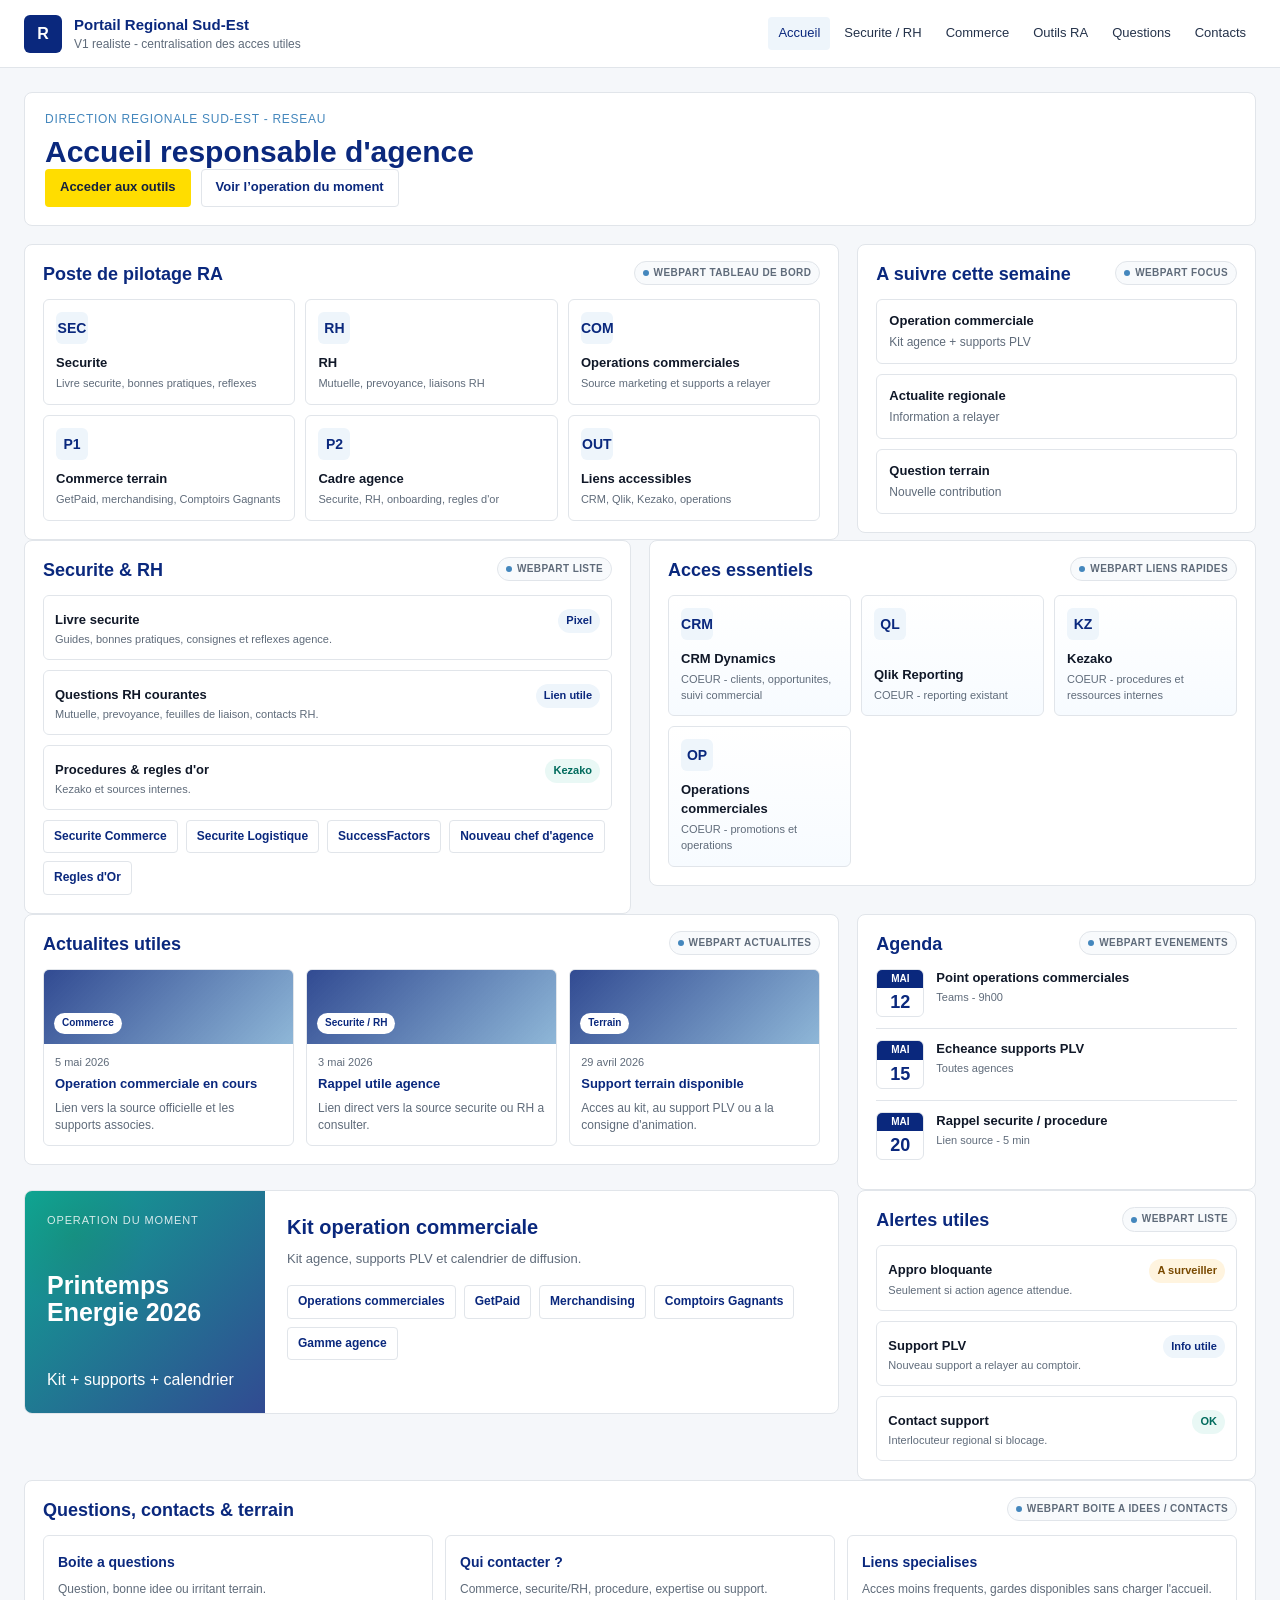
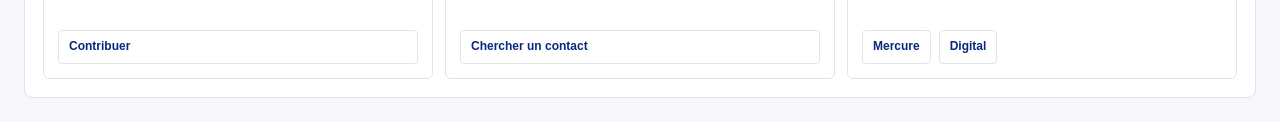
<file: maquettes/drse-v1-realiste/index.html>
<!doctype html>
<html lang="fr">
  <head>
    <meta charset="UTF-8" />
    <meta name="viewport" content="width=device-width, initial-scale=1.0" />
    <title>Portail Regional Sud-Est - V1 realiste</title>
    <style>
      :root {
        --rexel-blue: #0a287d;
        --rexel-light-blue: #4487bd;
        --rexel-green: #009f8c;
        --rexel-orange: #ff9d00;
        --rexel-yellow: #ffdd00;
        --rexel-purple: #75007e;
        --surface: #ffffff;
        --page: #f5f7fa;
        --line: #e1e5ea;
        --text: #101828;
        --muted: #5f6b7a;
        --soft-blue: #eef5fb;
        --soft-green: #e9f8f5;
        --soft-orange: #fff4df;
      }

      * {
        box-sizing: border-box;
      }

      body {
        margin: 0;
        background: var(--page);
        color: var(--text);
        font-family: "Segoe UI", Arial, sans-serif;
        line-height: 1.45;
      }

      html {
        scroll-behavior: smooth;
      }

      a {
        color: inherit;
        text-decoration: none;
      }

      .shell {
        min-height: 100vh;
      }

      .topbar {
        background: var(--surface);
        border-bottom: 1px solid var(--line);
      }

      .topbar-inner {
        max-width: 1320px;
        margin: 0 auto;
        padding: 14px 24px;
        display: flex;
        align-items: center;
        justify-content: space-between;
        gap: 20px;
      }

      .brand {
        display: flex;
        align-items: center;
        gap: 12px;
        min-width: 0;
      }

      .brand-mark {
        width: 38px;
        height: 38px;
        border-radius: 6px;
        background: var(--rexel-blue);
        color: white;
        display: grid;
        place-items: center;
        font-weight: 800;
        letter-spacing: 0;
      }

      .brand-title {
        font-size: 15px;
        font-weight: 700;
        color: var(--rexel-blue);
      }

      .brand-subtitle {
        font-size: 12px;
        color: var(--muted);
      }

      .nav {
        display: flex;
        align-items: center;
        gap: 4px;
        flex-wrap: wrap;
        justify-content: flex-end;
      }

      .nav a {
        font-size: 13px;
        padding: 7px 10px;
        border-radius: 4px;
        color: #24324a;
      }

      .nav a.active,
      .nav a:hover {
        background: var(--soft-blue);
        color: var(--rexel-blue);
      }

      .page {
        max-width: 1320px;
        margin: 0 auto;
        padding: 24px;
      }

      .page-intro {
        scroll-margin-top: 86px;
        display: flex;
        align-items: flex-end;
        justify-content: space-between;
        gap: 24px;
        border: 1px solid var(--line);
        border-radius: 8px;
        background: #fff;
        padding: 18px 20px;
        margin-bottom: 18px;
      }

      .page-intro h1 {
        margin: 4px 0 0;
        color: var(--rexel-blue);
        font-size: 30px;
        line-height: 1.14;
        letter-spacing: 0;
      }

      .page-intro p {
        margin: 8px 0 0;
        max-width: 840px;
        color: var(--muted);
        font-size: 14px;
        line-height: 1.55;
      }

      .page-intro .hero-panel {
        display: none;
      }

      .page-intro .hero-panel-title {
        color: var(--rexel-light-blue);
        margin-bottom: 6px;
      }

      .page-intro .hero-actions {
        margin-top: 0;
        flex: 0 0 auto;
        align-self: flex-end;
      }

      .page-kicker {
        color: var(--rexel-light-blue);
        font-size: 12px;
        text-transform: uppercase;
        font-weight: 800;
        letter-spacing: 0.06em;
      }

      .intro-actions {
        display: flex;
        gap: 10px;
        flex-wrap: wrap;
        justify-content: flex-end;
      }

      .hero {
        position: relative;
        overflow: hidden;
        border-radius: 8px;
        background:
          linear-gradient(90deg, rgba(10, 40, 125, 0.94), rgba(10, 40, 125, 0.72)),
          radial-gradient(circle at 85% 20%, rgba(68, 135, 189, 0.95), transparent 34%),
          linear-gradient(135deg, #0a287d, #4487bd);
        color: white;
        min-height: 220px;
        padding: 34px;
        display: grid;
        grid-template-columns: minmax(0, 1.15fr) minmax(280px, 0.85fr);
        gap: 24px;
      }

      .hero h1 {
        margin: 0;
        font-size: clamp(30px, 4vw, 48px);
        line-height: 1.05;
        letter-spacing: 0;
      }

      .hero p {
        max-width: 660px;
        margin: 14px 0 0;
        color: rgba(255, 255, 255, 0.86);
        font-size: 15px;
      }

      .hero-actions {
        margin-top: 22px;
        display: flex;
        flex-wrap: wrap;
        gap: 10px;
      }

      .button {
        display: inline-flex;
        align-items: center;
        justify-content: center;
        min-height: 38px;
        padding: 8px 14px;
        border-radius: 4px;
        border: 1px solid transparent;
        font-size: 13px;
        font-weight: 700;
        cursor: pointer;
      }

      .button.primary {
        background: var(--rexel-yellow);
        color: #14213d;
      }

      .button.secondary {
        border-color: rgba(255, 255, 255, 0.38);
        color: white;
      }

      .page-intro .button.secondary {
        border-color: var(--line);
        color: var(--rexel-blue);
        background: #fff;
      }

      .hero-panel {
        align-self: stretch;
        background: rgba(255, 255, 255, 0.1);
        border: 1px solid rgba(255, 255, 255, 0.2);
        border-radius: 8px;
        padding: 16px;
        backdrop-filter: blur(10px);
      }

      .hero-panel-title {
        font-size: 12px;
        text-transform: uppercase;
        letter-spacing: 0.06em;
        color: rgba(255, 255, 255, 0.78);
        margin-bottom: 12px;
      }

      .hero-step {
        display: flex;
        gap: 10px;
        padding: 10px 0;
        border-top: 1px solid rgba(255, 255, 255, 0.18);
      }

      .hero-step:first-of-type {
        border-top: 0;
      }

      .step-number {
        width: 26px;
        height: 26px;
        border-radius: 50%;
        background: rgba(255, 255, 255, 0.2);
        display: grid;
        place-items: center;
        font-size: 12px;
        font-weight: 700;
        flex: 0 0 auto;
      }

      .hero-step strong {
        display: block;
        font-size: 13px;
      }

      .hero-step span {
        display: block;
        font-size: 12px;
        color: rgba(255, 255, 255, 0.75);
      }

      .canvas-note {
        margin: 18px 0 8px;
        display: inline-flex;
        align-items: center;
        gap: 8px;
        padding: 6px 9px;
        border: 1px dashed #b9c4d2;
        background: rgba(255, 255, 255, 0.7);
        border-radius: 5px;
        font-size: 11px;
        font-weight: 700;
        color: var(--muted);
        text-transform: uppercase;
        letter-spacing: 0.04em;
      }

      .canvas-dot {
        width: 7px;
        height: 7px;
        border-radius: 50%;
        background: var(--rexel-light-blue);
      }

      .grid-12 {
        display: grid;
        grid-template-columns: repeat(12, minmax(0, 1fr));
        gap: 18px;
        align-items: start;
      }

      .span-8 {
        grid-column: span 8;
      }

      .span-4 {
        grid-column: span 4;
      }

      .span-6 {
        grid-column: span 6;
      }

      .card {
        background: var(--surface);
        border: 1px solid var(--line);
        border-radius: 8px;
        overflow: hidden;
        scroll-margin-top: 86px;
      }

      .card-header {
        min-height: 54px;
        padding: 16px 18px 10px;
        display: flex;
        align-items: flex-start;
        justify-content: space-between;
        gap: 12px;
      }

      .card-title {
        margin: 0;
        font-size: 18px;
        color: var(--rexel-blue);
        letter-spacing: 0;
      }

      .card-subtitle {
        margin: 4px 0 0;
        font-size: 12px;
        color: var(--muted);
      }

      .tag {
        display: inline-flex;
        align-items: center;
        gap: 5px;
        white-space: nowrap;
        border: 1px solid var(--line);
        background: #f8fafc;
        border-radius: 99px;
        padding: 4px 8px;
        font-size: 10px;
        color: var(--muted);
        font-weight: 700;
        text-transform: uppercase;
        letter-spacing: 0.04em;
      }

      .tag::before {
        content: "";
        width: 6px;
        height: 6px;
        border-radius: 50%;
        background: var(--rexel-light-blue);
      }

      .card-body {
        padding: 0 18px 18px;
      }

      .dashboard-grid {
        display: grid;
        grid-template-columns: repeat(3, minmax(0, 1fr));
        gap: 10px;
      }

      .access-tabs {
        display: flex;
        gap: 8px;
        flex-wrap: wrap;
        margin-bottom: 12px;
      }

      .access-tab {
        min-height: 34px;
        border: 1px solid var(--line);
        border-radius: 6px;
        background: #fff;
        color: var(--muted);
        padding: 0 10px;
        font-weight: 750;
      }

      .access-tab[aria-selected="true"] {
        border-color: var(--rexel-blue);
        background: #eef5ff;
        color: var(--rexel-blue);
        box-shadow: inset 0 -3px 0 var(--yellow);
      }

      .access-hidden {
        display: none !important;
      }

      .tool-card {
        min-height: 106px;
        border: 1px solid var(--line);
        border-radius: 6px;
        padding: 12px;
        display: flex;
        flex-direction: column;
        justify-content: space-between;
        background: #fff;
      }

      .tool-card:hover {
        border-color: var(--rexel-light-blue);
      }

      .tool-card.source {
        background: linear-gradient(180deg, #ffffff 0%, #f7fbff 100%);
      }

      [data-placeholder] {
        cursor: pointer;
      }

      .tool-icon {
        width: 32px;
        height: 32px;
        border-radius: 6px;
        background: var(--soft-blue);
        color: var(--rexel-blue);
        display: grid;
        place-items: center;
        font-size: 14px;
        font-weight: 800;
      }

      .tool-card strong {
        display: block;
        margin-top: 10px;
        font-size: 13px;
      }

      .tool-card span {
        display: block;
        margin-top: 3px;
        color: var(--muted);
        font-size: 11px;
      }

      .source-grid {
        display: grid;
        grid-template-columns: repeat(2, minmax(0, 1fr));
        gap: 18px;
      }

      .source-list {
        display: grid;
        gap: 10px;
      }

      .source-item {
        border: 1px solid var(--line);
        border-radius: 6px;
        background: #fff;
        padding: 12px;
        display: grid;
        gap: 6px;
      }

      .source-item strong {
        color: var(--rexel-blue);
        font-size: 13px;
      }

      .source-item span {
        color: var(--muted);
        font-size: 12px;
      }

      .source-chips {
        display: flex;
        flex-wrap: wrap;
        gap: 8px;
      }

      .source-chip {
        border: 1px solid var(--line);
        border-radius: 99px;
        background: #fff;
        padding: 7px 10px;
        font-size: 12px;
        color: var(--text);
      }

      .decision-note {
        margin-top: 12px;
        border-left: 4px solid var(--rexel-light-blue);
        background: var(--soft-blue);
        border-radius: 6px;
        padding: 12px;
        color: var(--rexel-blue);
        font-size: 12px;
        line-height: 1.5;
      }

      .rail-list {
        display: grid;
        gap: 10px;
      }

      .rail-item {
        border: 1px solid var(--line);
        border-radius: 6px;
        padding: 12px;
        background: #fff;
      }

      .rail-item strong {
        display: block;
        font-size: 13px;
      }

      .rail-item span {
        display: block;
        margin-top: 3px;
        color: var(--muted);
        font-size: 12px;
      }

      .news-grid {
        display: grid;
        grid-template-columns: repeat(3, minmax(0, 1fr));
        gap: 12px;
      }

      .news-card {
        border: 1px solid var(--line);
        border-radius: 6px;
        overflow: hidden;
      }

      .news-visual {
        height: 74px;
        background:
          linear-gradient(135deg, rgba(10, 40, 125, 0.84), rgba(68, 135, 189, 0.6)),
          repeating-linear-gradient(45deg, rgba(255, 255, 255, 0.14) 0 8px, transparent 8px 16px);
        display: flex;
        align-items: flex-end;
        padding: 10px;
      }

      .pill {
        display: inline-flex;
        align-items: center;
        border-radius: 99px;
        padding: 3px 8px;
        font-size: 10px;
        font-weight: 800;
        color: var(--rexel-blue);
        background: white;
      }

      .news-content {
        padding: 11px;
      }

      .news-content .date {
        font-size: 11px;
        color: var(--muted);
      }

      .news-content strong {
        display: block;
        margin-top: 4px;
        font-size: 13px;
        color: var(--rexel-blue);
      }

      .news-content p {
        margin: 6px 0 0;
        color: var(--muted);
        font-size: 12px;
      }

      .event {
        display: flex;
        gap: 12px;
        padding: 11px 0;
        border-top: 1px solid var(--line);
      }

      .event:first-child {
        border-top: 0;
        padding-top: 0;
      }

      .datebox {
        width: 48px;
        min-width: 48px;
        border-radius: 6px;
        border: 1px solid var(--line);
        text-align: center;
        overflow: hidden;
      }

      .datebox span {
        display: block;
        background: var(--rexel-blue);
        color: white;
        font-size: 10px;
        font-weight: 800;
        padding: 2px;
      }

      .datebox strong {
        display: block;
        font-size: 18px;
        line-height: 28px;
        color: var(--rexel-blue);
      }

      .event-title {
        font-size: 13px;
        font-weight: 700;
      }

      .event-meta {
        margin-top: 2px;
        color: var(--muted);
        font-size: 11px;
      }

      .operation {
        display: grid;
        grid-template-columns: 240px 1fr;
        min-height: 224px;
      }

      .operation-visual {
        background:
          linear-gradient(135deg, rgba(0, 159, 140, 0.94), rgba(10, 40, 125, 0.84)),
          radial-gradient(circle at 20% 20%, rgba(255, 221, 0, 0.85), transparent 28%);
        color: white;
        padding: 22px;
        display: flex;
        flex-direction: column;
        justify-content: space-between;
      }

      .operation-visual .label {
        font-size: 11px;
        text-transform: uppercase;
        letter-spacing: 0.08em;
        opacity: 0.82;
      }

      .operation-visual strong {
        font-size: 25px;
        line-height: 1.08;
        display: block;
      }

      .operation-copy {
        padding: 22px;
      }

      .operation-copy h3 {
        margin: 0;
        font-size: 20px;
        color: var(--rexel-blue);
      }

      .operation-copy p {
        color: var(--muted);
        font-size: 13px;
        margin: 8px 0 16px;
      }

      .mini-actions {
        display: flex;
        gap: 8px;
        flex-wrap: wrap;
      }

      .mini-link {
        border: 1px solid var(--line);
        border-radius: 4px;
        padding: 7px 10px;
        font-size: 12px;
        font-weight: 700;
        color: var(--rexel-blue);
        background: white;
      }

      .status-list {
        display: grid;
        gap: 10px;
      }

      .status-row {
        display: grid;
        grid-template-columns: 1fr auto;
        gap: 10px;
        align-items: start;
        border: 1px solid var(--line);
        border-radius: 6px;
        padding: 11px;
      }

      .status-row strong {
        font-size: 13px;
      }

      .status-row span {
        display: block;
        color: var(--muted);
        font-size: 11px;
        margin-top: 2px;
      }

      .badge {
        border-radius: 99px;
        padding: 4px 8px;
        font-size: 10px;
        font-weight: 800;
        white-space: nowrap;
      }

      .badge.warn {
        color: #794900;
        background: var(--soft-orange);
      }

      .badge.ok {
        color: #006b5d;
        background: var(--soft-green);
      }

      .badge.info {
        color: var(--rexel-blue);
        background: var(--soft-blue);
      }

      .question-grid {
        display: grid;
        grid-template-columns: repeat(3, minmax(0, 1fr));
        gap: 12px;
      }

      .question-card {
        border: 1px solid var(--line);
        border-radius: 6px;
        padding: 14px;
        min-height: 144px;
        display: flex;
        flex-direction: column;
        justify-content: space-between;
      }

      .toast {
        position: fixed;
        right: 18px;
        bottom: 18px;
        z-index: 20;
        max-width: min(420px, calc(100vw - 36px));
        border: 1px solid rgba(10, 40, 125, 0.18);
        border-left: 4px solid var(--rexel-blue);
        border-radius: 8px;
        background: white;
        box-shadow: 0 18px 44px rgba(16, 24, 40, 0.18);
        padding: 14px 16px;
        color: var(--text);
        opacity: 0;
        pointer-events: none;
        transform: translateY(10px);
        transition: 0.18s ease;
      }

      .toast.visible {
        opacity: 1;
        transform: translateY(0);
      }

      .toast strong {
        display: block;
        color: var(--rexel-blue);
        font-size: 13px;
        margin-bottom: 4px;
      }

      .toast span {
        display: block;
        color: var(--muted);
        font-size: 12px;
      }

      .question-card strong {
        color: var(--rexel-blue);
        font-size: 14px;
      }

      .question-card p {
        color: var(--muted);
        font-size: 12px;
        margin: 8px 0 12px;
      }

      .footer-note {
        color: var(--muted);
        font-size: 12px;
        padding: 18px 0 6px;
      }

      @media (max-width: 1050px) {
        .hero,
        .operation {
          grid-template-columns: 1fr;
        }

        .span-8,
        .span-4,
        .span-6 {
          grid-column: 1 / -1;
        }

        .dashboard-grid,
        .news-grid,
        .question-grid {
          grid-template-columns: repeat(2, minmax(0, 1fr));
        }
      }

      @media (max-width: 700px) {
        .topbar-inner,
        .page {
          padding-left: 14px;
          padding-right: 14px;
        }

        .hero {
          padding: 24px;
        }

        .page-intro {
          align-items: flex-start;
          flex-direction: column;
        }

        .intro-actions {
          justify-content: flex-start;
        }

        .nav {
          justify-content: flex-start;
        }

        .dashboard-grid,
        .news-grid,
        .question-grid,
        .source-grid {
          grid-template-columns: 1fr;
        }
      }
    </style>
  </head>
  <body>
    <div class="shell">
      <header class="topbar">
        <div class="topbar-inner">
          <div class="brand">
            <div class="brand-mark">R</div>
            <div>
              <div class="brand-title">Portail Regional Sud-Est</div>
              <div class="brand-subtitle">V1 realiste - centralisation des acces utiles</div>
            </div>
          </div>
          <nav class="nav" aria-label="Navigation principale">
            <a href="#accueil" class="active">Accueil</a>
            <a href="#securite-rh">Securite / RH</a>
            <a href="#commerce">Commerce</a>
            <a href="#outils-ra">Outils RA</a>
            <a href="#questions">Questions</a>
            <a href="#contacts">Contacts</a>
          </nav>
        </div>
      </header>

      <main class="page">
        <section class="page-intro" id="accueil">
          <div>
            <div class="hero-panel-title">Direction Regionale Sud-Est - Reseau</div>
            <h1>Accueil responsable d'agence</h1>
            <div class="hero-actions">
              <a class="button primary" href="#outils-ra">Acceder aux outils</a>
              <a class="button secondary" href="#commerce">Voir l’operation du moment</a>
            </div>
          </div>
        </section>

        <section class="grid-12" id="pilotage-ra">
          <div class="card span-8">
            <div class="card-header">
              <div>
                <h2 class="card-title">Poste de pilotage RA</h2>
              </div>
              <span class="tag">WebPart Tableau de bord</span>
            </div>
            <div class="card-body dashboard-grid">
              <a class="tool-card" href="#securite-rh">
                <div class="tool-icon">SEC</div>
                <div><strong>Securite</strong><span>Livre securite, bonnes pratiques, reflexes</span></div>
              </a>
              <a class="tool-card" href="#securite-rh">
                <div class="tool-icon">RH</div>
                <div><strong>RH</strong><span>Mutuelle, prevoyance, liaisons RH</span></div>
              </a>
              <a class="tool-card" href="#commerce">
                <div class="tool-icon">COM</div>
                <div><strong>Operations commerciales</strong><span>Source marketing et supports a relayer</span></div>
              </a>
              <a class="tool-card" href="#terrain">
                <div class="tool-icon">P1</div>
                <div><strong>Commerce terrain</strong><span>GetPaid, merchandising, Comptoirs Gagnants</span></div>
              </a>
              <a class="tool-card" href="#terrain">
                <div class="tool-icon">P2</div>
                <div><strong>Cadre agence</strong><span>Securite, RH, onboarding, regles d'or</span></div>
              </a>
              <a class="tool-card" href="#outils-ra">
                <div class="tool-icon">OUT</div>
                <div><strong>Liens accessibles</strong><span>CRM, Qlik, Kezako, operations</span></div>
              </a>
            </div>
          </div>

          <aside class="card span-4">
            <div class="card-header">
              <div>
                <h2 class="card-title">A suivre cette semaine</h2>
              </div>
              <span class="tag">WebPart Focus</span>
            </div>
            <div class="card-body rail-list">
              <a class="rail-item" href="#commerce">
                <strong>Operation commerciale</strong>
                <span>Kit agence + supports PLV</span>
              </a>
              <a class="rail-item" href="#actualites">
                <strong>Actualite regionale</strong>
                <span>Information a relayer</span>
              </a>
              <a class="rail-item" href="#questions">
                <strong>Question terrain</strong>
                <span>Nouvelle contribution</span>
              </a>
            </div>
          </aside>
        </section>

        <section class="grid-12" id="securite-rh">
          <div class="card span-6">
            <div class="card-header">
              <div>
                <h2 class="card-title">Securite & RH</h2>
              </div>
              <span class="tag">WebPart Liste</span>
            </div>
            <div class="card-body status-list">
              <div class="status-row">
                <div><strong>Livre securite</strong><span>Guides, bonnes pratiques, consignes et reflexes agence.</span></div>
                <span class="badge info">Pixel</span>
              </div>
              <div class="status-row">
                <div><strong>Questions RH courantes</strong><span>Mutuelle, prevoyance, feuilles de liaison, contacts RH.</span></div>
                <span class="badge info">Lien utile</span>
              </div>
              <div class="status-row">
                <div><strong>Procedures & regles d'or</strong><span>Kezako et sources internes.</span></div>
                <span class="badge ok">Kezako</span>
              </div>
              <div class="mini-actions">
                <a class="mini-link" href="/sites/fr_pixel-securite/SitePages/Page_Securite_Commerce.aspx" target="_blank" rel="noopener">Securite Commerce</a>
                <a class="mini-link" href="/sites/fr_pixel-securite/SitePages/Page_Securite_Logistique.aspx" target="_blank" rel="noopener">Securite Logistique</a>
                <a class="mini-link" href="https://performancemanager4.successfactors.com/" target="_blank" rel="noopener">SuccessFactors</a>
                <a class="mini-link" href="/sites/fr_pixel-sgeneraux/SitePages/Nouveau-chef-dagence.aspx" target="_blank" rel="noopener">Nouveau chef d'agence</a>
                <a class="mini-link" href="/sites/fr_pixel-Commerce/SitePages/Règles-d’Or.aspx" target="_blank" rel="noopener">Regles d'Or</a>
              </div>
            </div>
          </div>

          <div class="card span-6" id="outils-ra">
            <div class="card-header">
              <div>
                <h2 class="card-title">Acces essentiels</h2>
              </div>
              <span class="tag">WebPart Liens rapides</span>
            </div>
            <div class="card-body">
              <div class="dashboard-grid">
                <a class="tool-card source" data-access-level="coeur" href="https://rexelfrprod.crm4.dynamics.com/main.aspx" target="_blank" rel="noopener"><div class="tool-icon">CRM</div><div><strong>CRM Dynamics</strong><span>COEUR - clients, opportunites, suivi commercial</span></div></a>
                <a class="tool-card source" data-access-level="coeur" href="https://rexelfrance.eu.qlikcloud.com/" target="_blank" rel="noopener"><div class="tool-icon">QL</div><div><strong>Qlik Reporting</strong><span>COEUR - reporting existant</span></div></a>
                <a class="tool-card source" data-access-level="coeur" href="/sites/Kezako" target="_blank" rel="noopener"><div class="tool-icon">KZ</div><div><strong>Kezako</strong><span>COEUR - procedures et ressources internes</span></div></a>
                <a class="tool-card source" data-access-level="coeur" href="/sites/fr_pixel-marketing/SitePages/Opérations-promotionnell.aspx" target="_blank" rel="noopener"><div class="tool-icon">OP</div><div><strong>Operations commerciales</strong><span>COEUR - promotions et operations</span></div></a>
              </div>
            </div>
          </div>
        </section>

        <section class="grid-12" id="actualites">
          <div class="card span-8">
            <div class="card-header">
              <div>
                <h2 class="card-title">Actualites utiles</h2>
              </div>
              <span class="tag">WebPart Actualites</span>
            </div>
            <div class="card-body news-grid">
              <article class="news-card">
                <div class="news-visual"><span class="pill">Commerce</span></div>
                <div class="news-content">
                  <div class="date">5 mai 2026</div>
                  <a href="/sites/fr_pixel-marketing/SitePages/Opérations-promotionnell.aspx" target="_blank" rel="noopener"><strong>Operation commerciale en cours</strong></a>
                  <p>Lien vers la source officielle et les supports associes.</p>
                </div>
              </article>
              <article class="news-card">
                <div class="news-visual"><span class="pill">Securite / RH</span></div>
                <div class="news-content">
                  <div class="date">3 mai 2026</div>
                  <a href="/sites/fr_pixel-securite/SitePages/Page_Securite_Commerce.aspx" target="_blank" rel="noopener"><strong>Rappel utile agence</strong></a>
                  <p>Lien direct vers la source securite ou RH a consulter.</p>
                </div>
              </article>
              <article class="news-card">
                <div class="news-visual"><span class="pill">Terrain</span></div>
                <div class="news-content">
                  <div class="date">29 avril 2026</div>
                  <a href="/sites/fr_GammeAgence/SitePages/Home.aspx" target="_blank" rel="noopener"><strong>Support terrain disponible</strong></a>
                  <p>Acces au kit, au support PLV ou a la consigne d'animation.</p>
                </div>
              </article>
            </div>
          </div>

          <aside class="card span-4">
            <div class="card-header">
              <div>
                <h2 class="card-title">Agenda</h2>
              </div>
              <span class="tag">WebPart Evenements</span>
            </div>
            <div class="card-body">
              <div class="event">
                <div class="datebox"><span>MAI</span><strong>12</strong></div>
                <div>
                  <div class="event-title">Point operations commerciales</div>
                  <div class="event-meta">Teams - 9h00</div>
                </div>
              </div>
              <div class="event">
                <div class="datebox"><span>MAI</span><strong>15</strong></div>
                <div>
                  <div class="event-title">Echeance supports PLV</div>
                  <div class="event-meta">Toutes agences</div>
                </div>
              </div>
              <div class="event">
                <div class="datebox"><span>MAI</span><strong>20</strong></div>
                <div>
                  <div class="event-title">Rappel securite / procedure</div>
                  <div class="event-meta">Lien source - 5 min</div>
                </div>
              </div>
            </div>
          </aside>
        </section>

        <section class="grid-12" id="commerce">
          <div class="card span-8 operation">
            <div class="operation-visual">
              <div class="label">Operation du moment</div>
              <strong>Printemps Energie 2026</strong>
              <span>Kit + supports + calendrier</span>
            </div>
            <div class="operation-copy">
              <h3>Kit operation commerciale</h3>
              <p>
                Kit agence, supports PLV et calendrier de diffusion.
              </p>
              <div class="mini-actions">
                <a class="mini-link" href="/sites/fr_pixel-marketing/SitePages/Opérations-promotionnell.aspx" target="_blank" rel="noopener">Operations commerciales</a>
                <a class="mini-link" href="https://getpaid.france.rexel/" target="_blank" rel="noopener">GetPaid</a>
                <a class="mini-link" href="/sites/fr_pixel-marketing/SitePages/Merchandising.aspx" target="_blank" rel="noopener">Merchandising</a>
                <a class="mini-link" href="/sites/fr_pixel-marketing/SitePages/Comptoirs-Gagnants.aspx" target="_blank" rel="noopener">Comptoirs Gagnants</a>
                <a class="mini-link" href="/sites/fr_GammeAgence/SitePages/Home.aspx" target="_blank" rel="noopener">Gamme agence</a>
              </div>
            </div>
          </div>

          <aside class="card span-4" id="alertes">
            <div class="card-header">
              <div>
                <h2 class="card-title">Alertes utiles</h2>
              </div>
              <span class="tag">WebPart Liste</span>
            </div>
            <div class="card-body status-list">
              <div class="status-row">
                <div><strong>Appro bloquante</strong><span>Seulement si action agence attendue.</span></div>
                <span class="badge warn">A surveiller</span>
              </div>
              <div class="status-row">
                <div><strong>Support PLV</strong><span>Nouveau support a relayer au comptoir.</span></div>
                <span class="badge info">Info utile</span>
              </div>
              <div class="status-row">
                <div><strong>Contact support</strong><span>Interlocuteur regional si blocage.</span></div>
                <span class="badge ok">OK</span>
              </div>
            </div>
          </aside>
        </section>

        <section class="card" id="questions">
          <div class="card-header">
            <div>
              <h2 class="card-title">Questions, contacts & terrain</h2>
            </div>
            <span class="tag">WebPart Boite a idees / Contacts</span>
          </div>
          <div class="card-body question-grid">
            <article class="question-card">
              <div>
                <strong>Boite a questions</strong>
                <p>Question, bonne idee ou irritant terrain.</p>
              </div>
              <a class="mini-link" href="#" data-placeholder="Dans SharePoint, ce bouton ouvrira Forms ou la Boite a idees.">Contribuer</a>
            </article>
            <article class="question-card" id="contacts">
              <div>
                <strong>Qui contacter ?</strong>
                <p>Commerce, securite/RH, procedure, expertise ou support.</p>
              </div>
              <a class="mini-link" href="#" data-placeholder="Dans SharePoint, ce bouton pointera vers le trombinoscope ou la liste Contacts.">Chercher un contact</a>
            </article>
            <article class="question-card" id="terrain">
              <div>
                <strong>Liens specialises</strong>
                <p>Acces moins frequents, gardes disponibles sans charger l'accueil.</p>
              </div>
              <div class="mini-actions">
                <a class="mini-link" href="/sites/fr_pixel-mercure" target="_blank" rel="noopener">Mercure</a>
                <a class="mini-link" href="/sites/SharePointGrandSud/SitePages/Digital.aspx" target="_blank" rel="noopener">Digital</a>
              </div>
            </article>
          </div>
        </section>

      </main>
      <div class="toast" role="status" aria-live="polite">
        <strong>Lien source a connecter</strong>
        <span>Ce bouton indique l'emplacement futur dans SharePoint.</span>
      </div>
    </div>
    <script>
      const toast = document.querySelector(".toast");
      let toastTimer;

      function showPlaceholder(message) {
        if (!toast) return;
        toast.querySelector("span").textContent = message || "Ce lien sera connecte dans SharePoint.";
        toast.classList.add("visible");
        clearTimeout(toastTimer);
        toastTimer = setTimeout(() => toast.classList.remove("visible"), 3200);
      }

      document.addEventListener("click", (event) => {
        const placeholder = event.target.closest("[data-placeholder]");
        if (!placeholder) return;
        event.preventDefault();
        showPlaceholder(placeholder.dataset.placeholder);
      });

      const navLinks = [...document.querySelectorAll(".nav a")];
      navLinks.forEach((link) => {
        link.addEventListener("click", () => {
          navLinks.forEach((item) => item.classList.remove("active"));
          link.classList.add("active");
        });
      });

      const accessTabs = [...document.querySelectorAll(".access-tab")];
      const accessCards = [...document.querySelectorAll("[data-access-level]")];

      accessTabs.forEach((button) => {
        button.addEventListener("click", () => {
          const level = button.dataset.accessTab;
          accessTabs.forEach((tab) => tab.setAttribute("aria-selected", String(tab === button)));
          accessCards.forEach((card) => {
            card.classList.toggle("access-hidden", level !== "all" && card.dataset.accessLevel !== level);
          });
        });
      });
    </script>
  </body>
</html>
</file>
